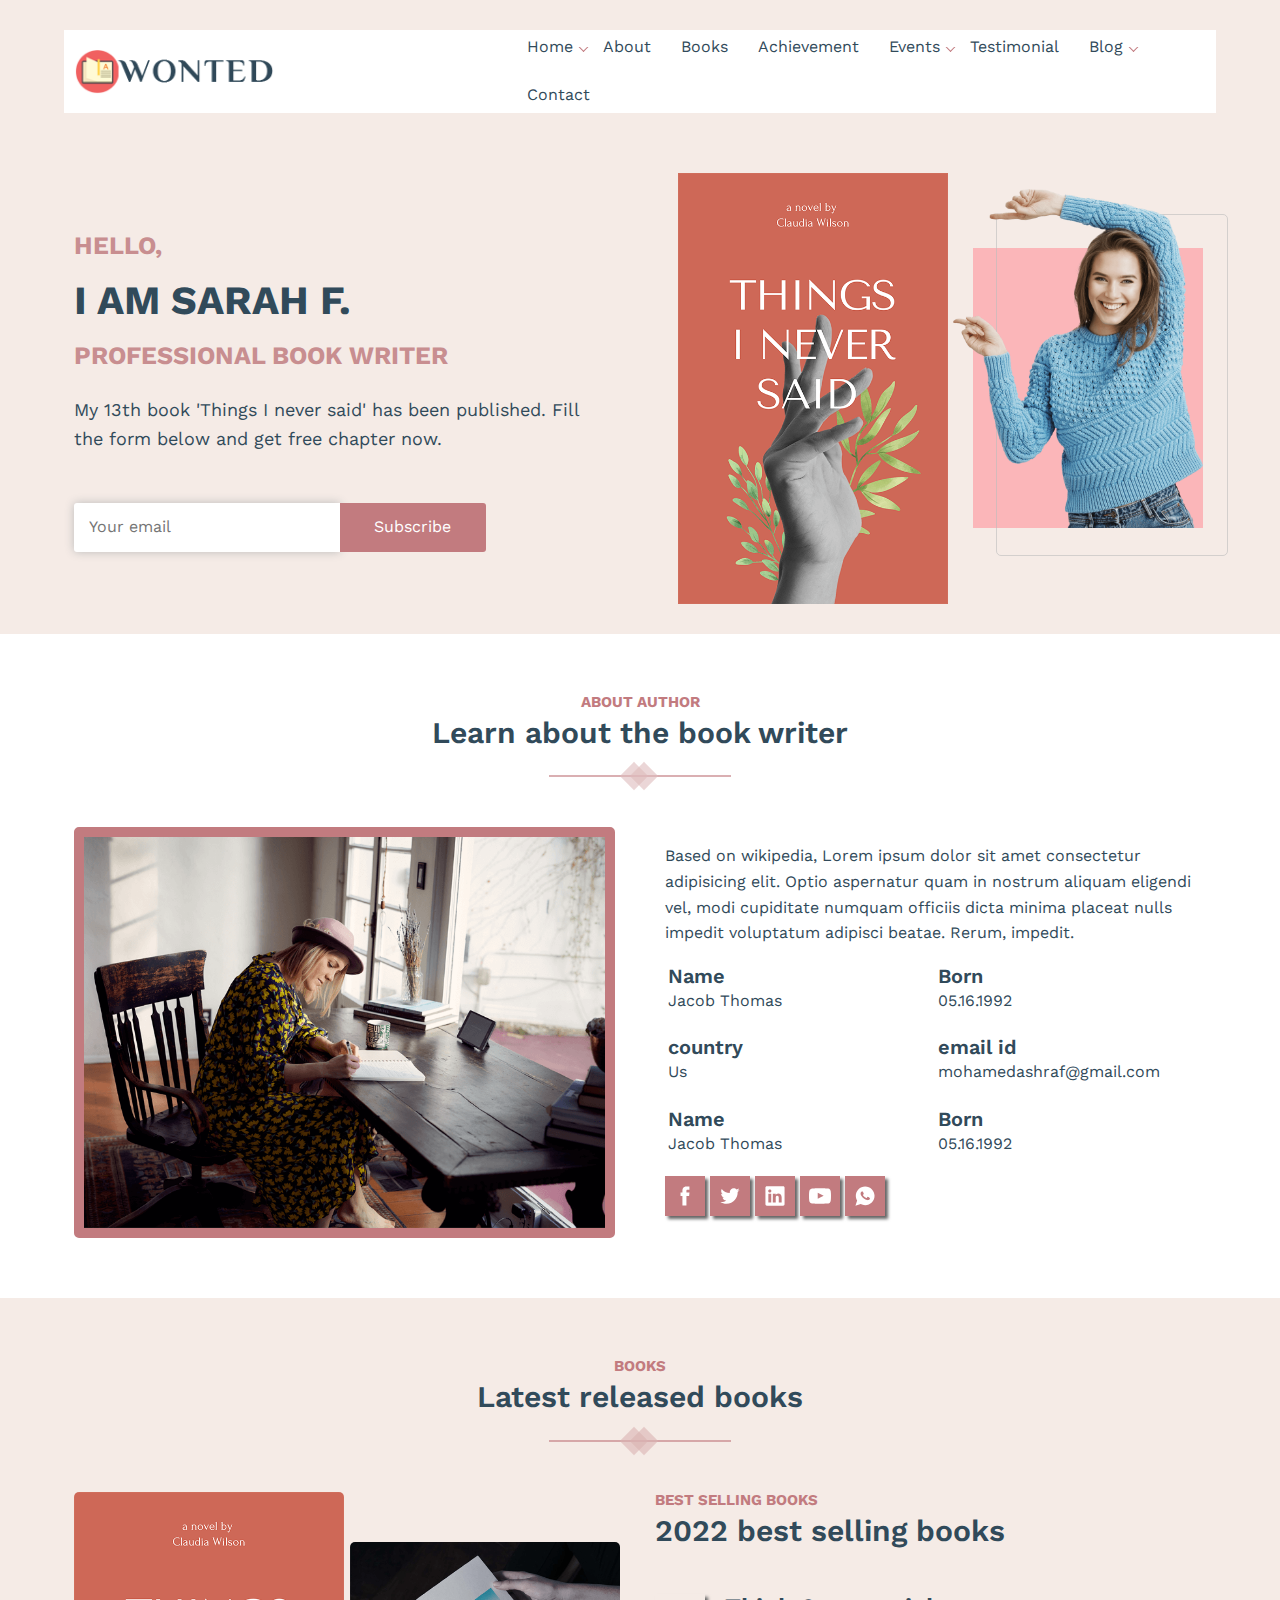
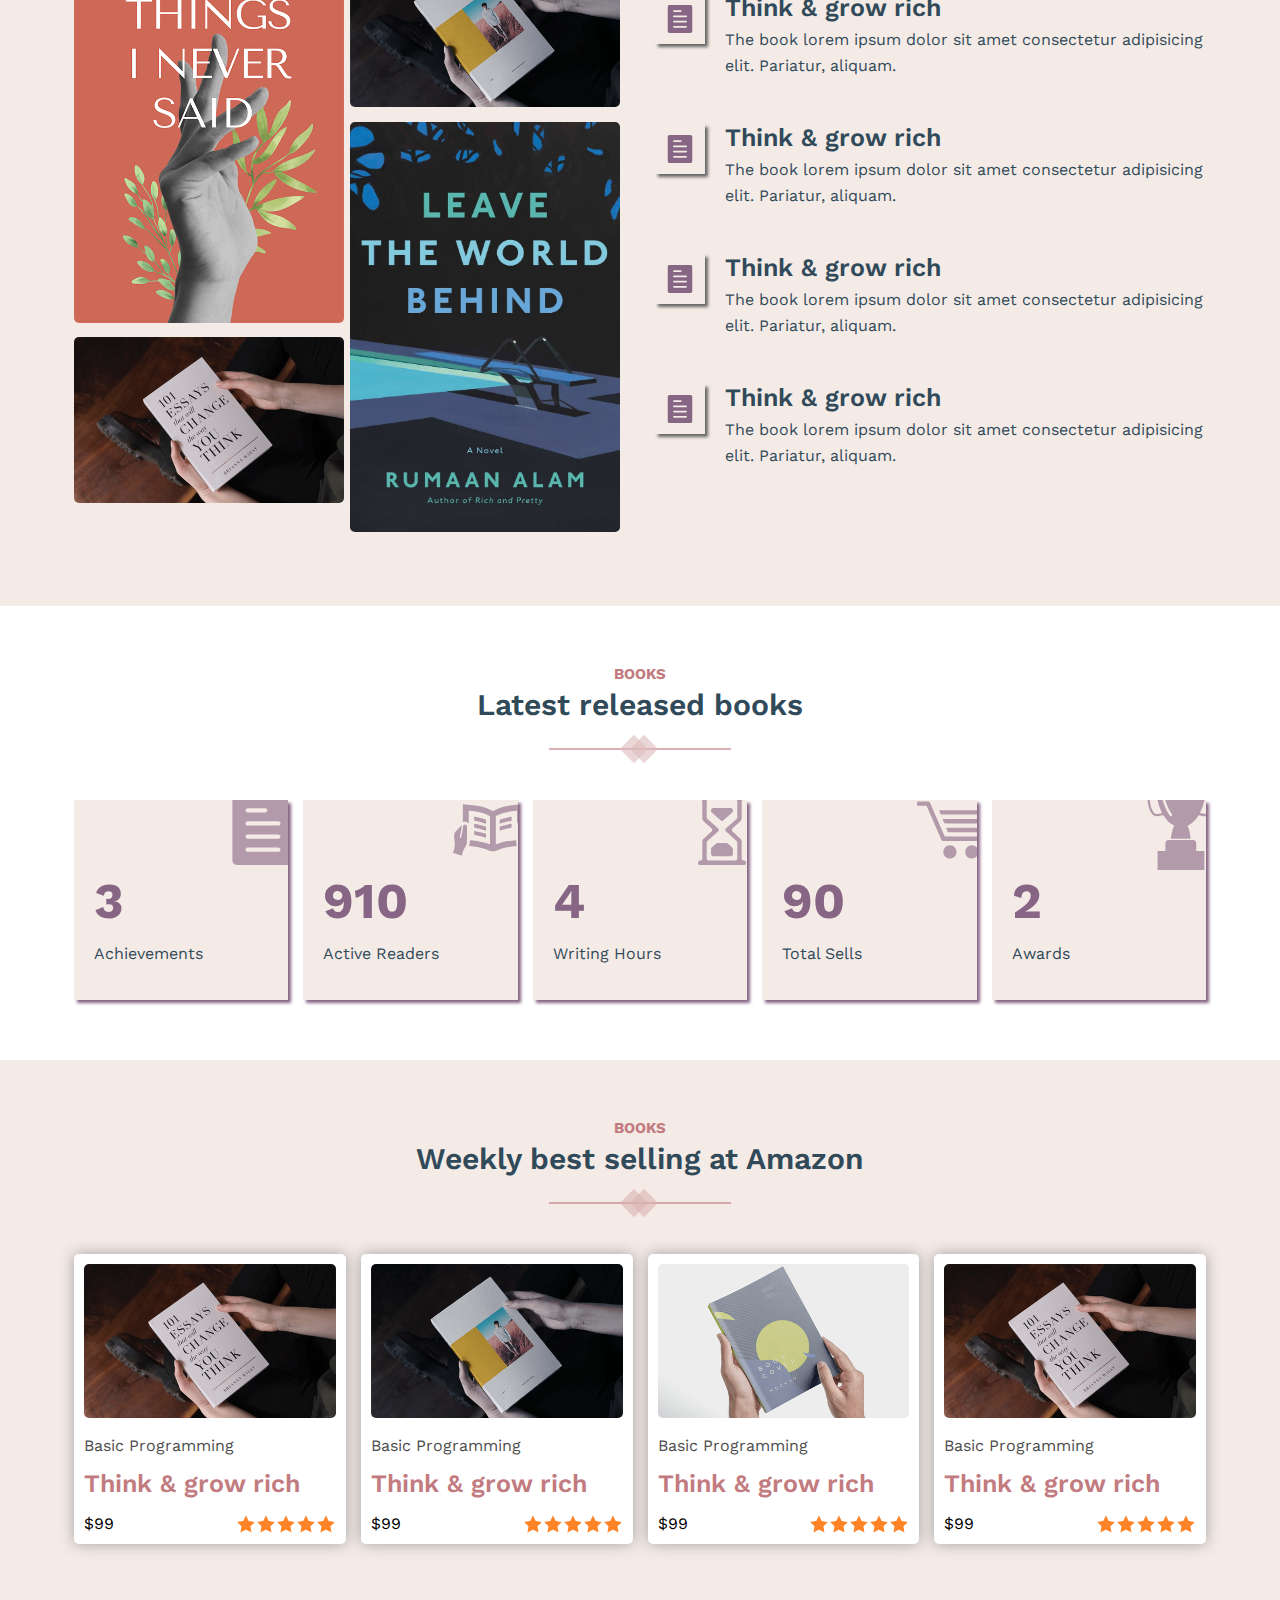
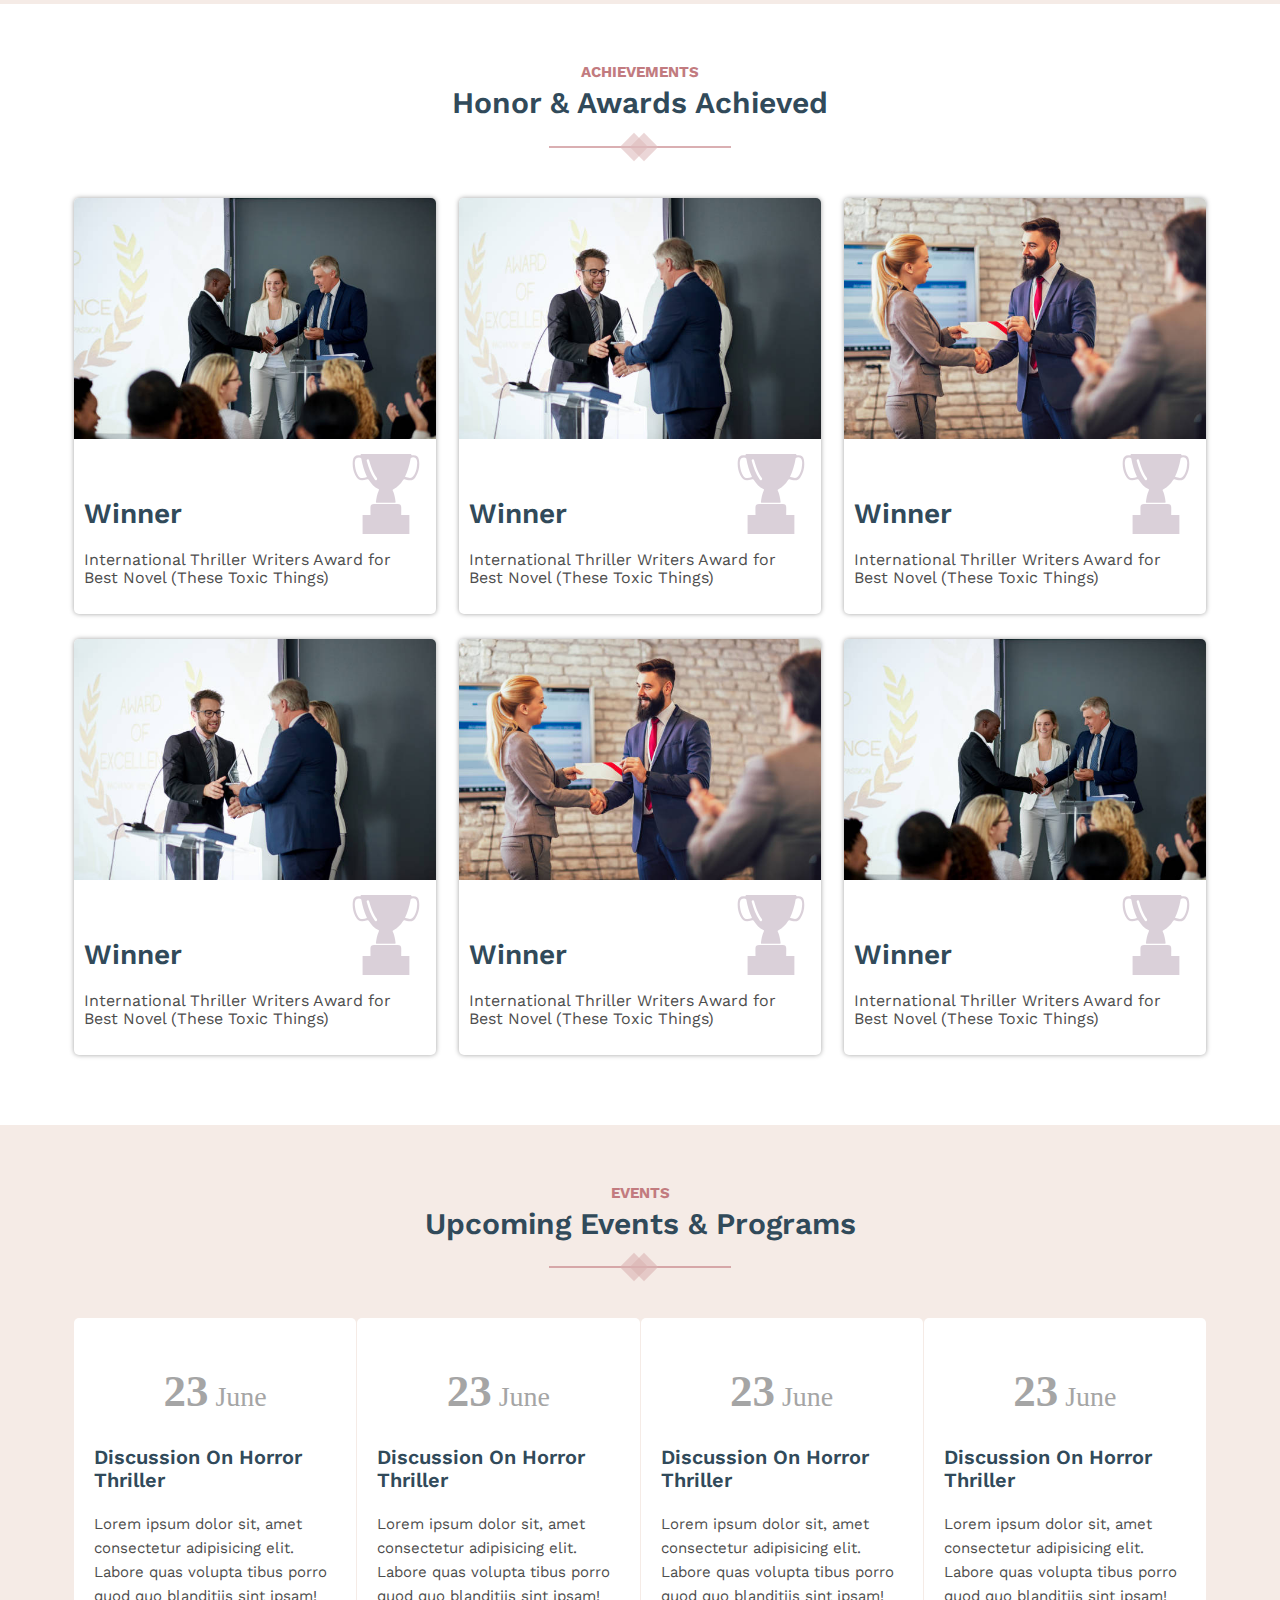
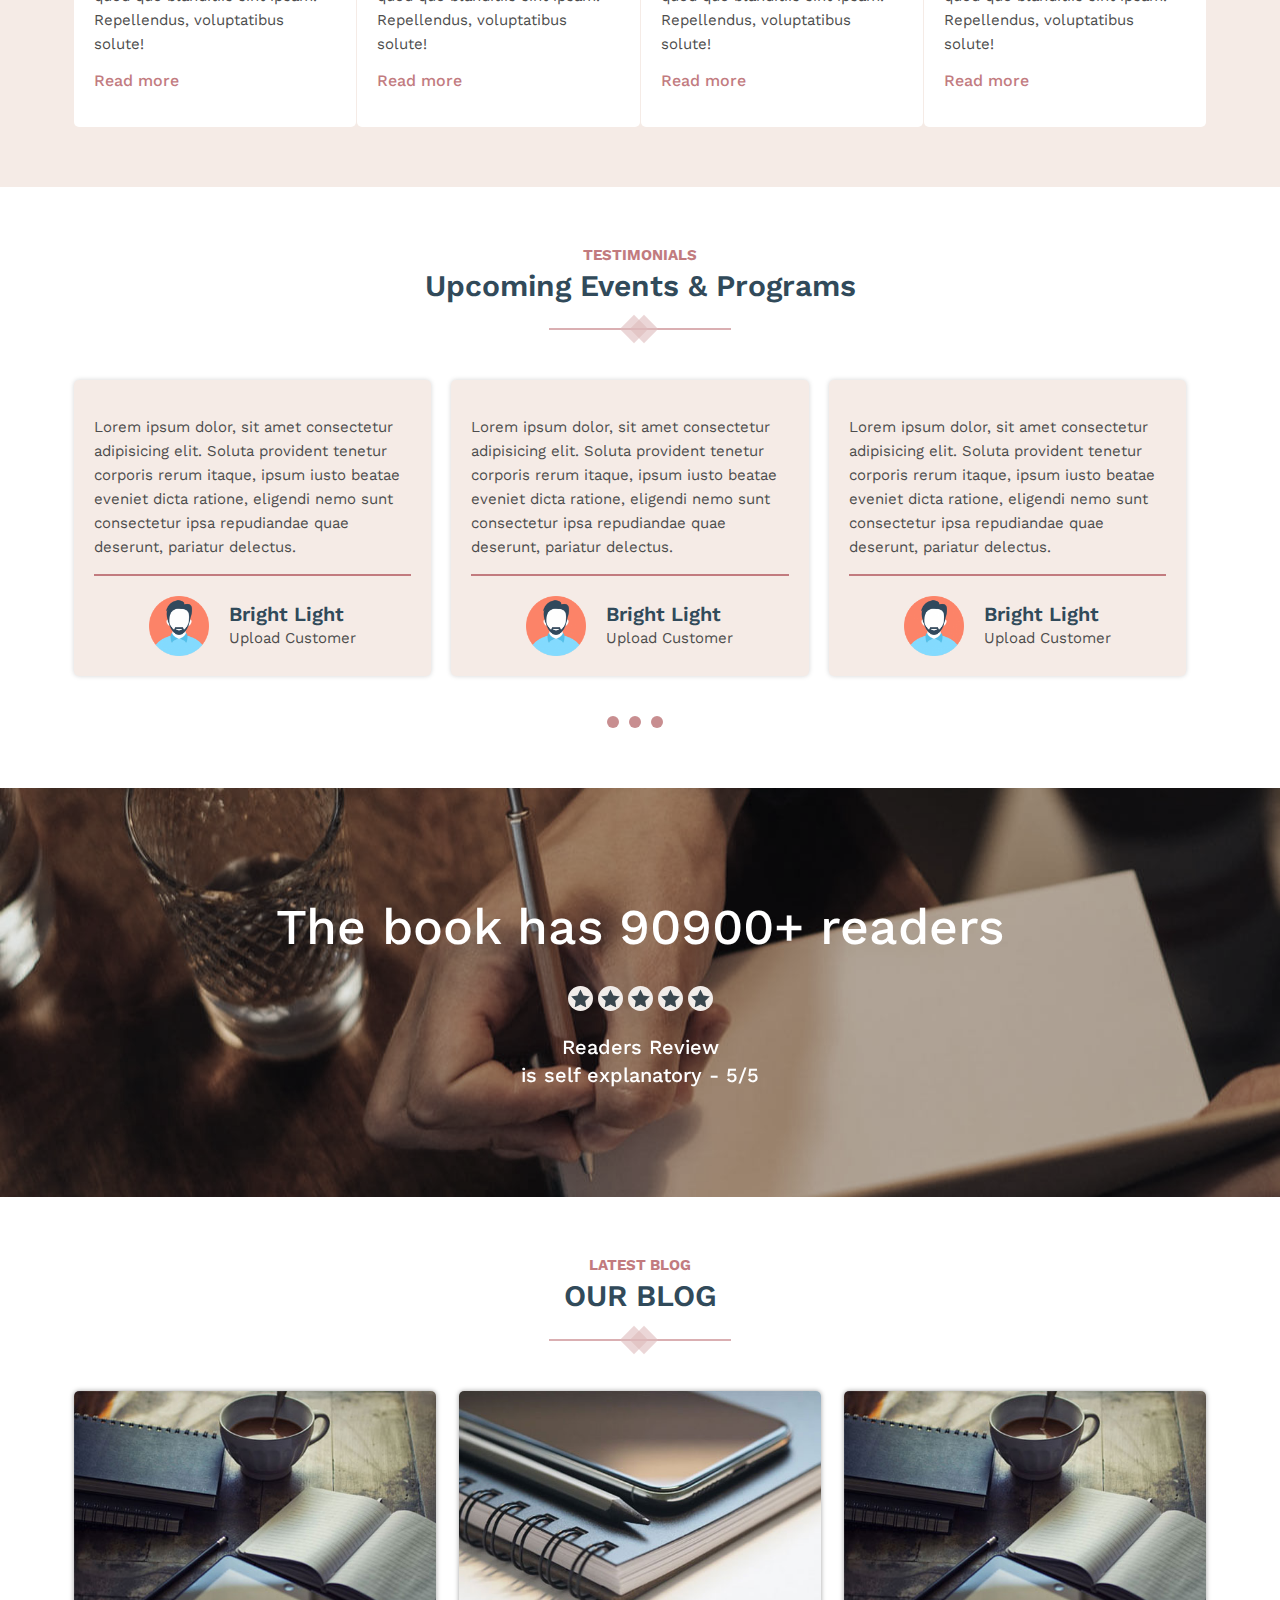
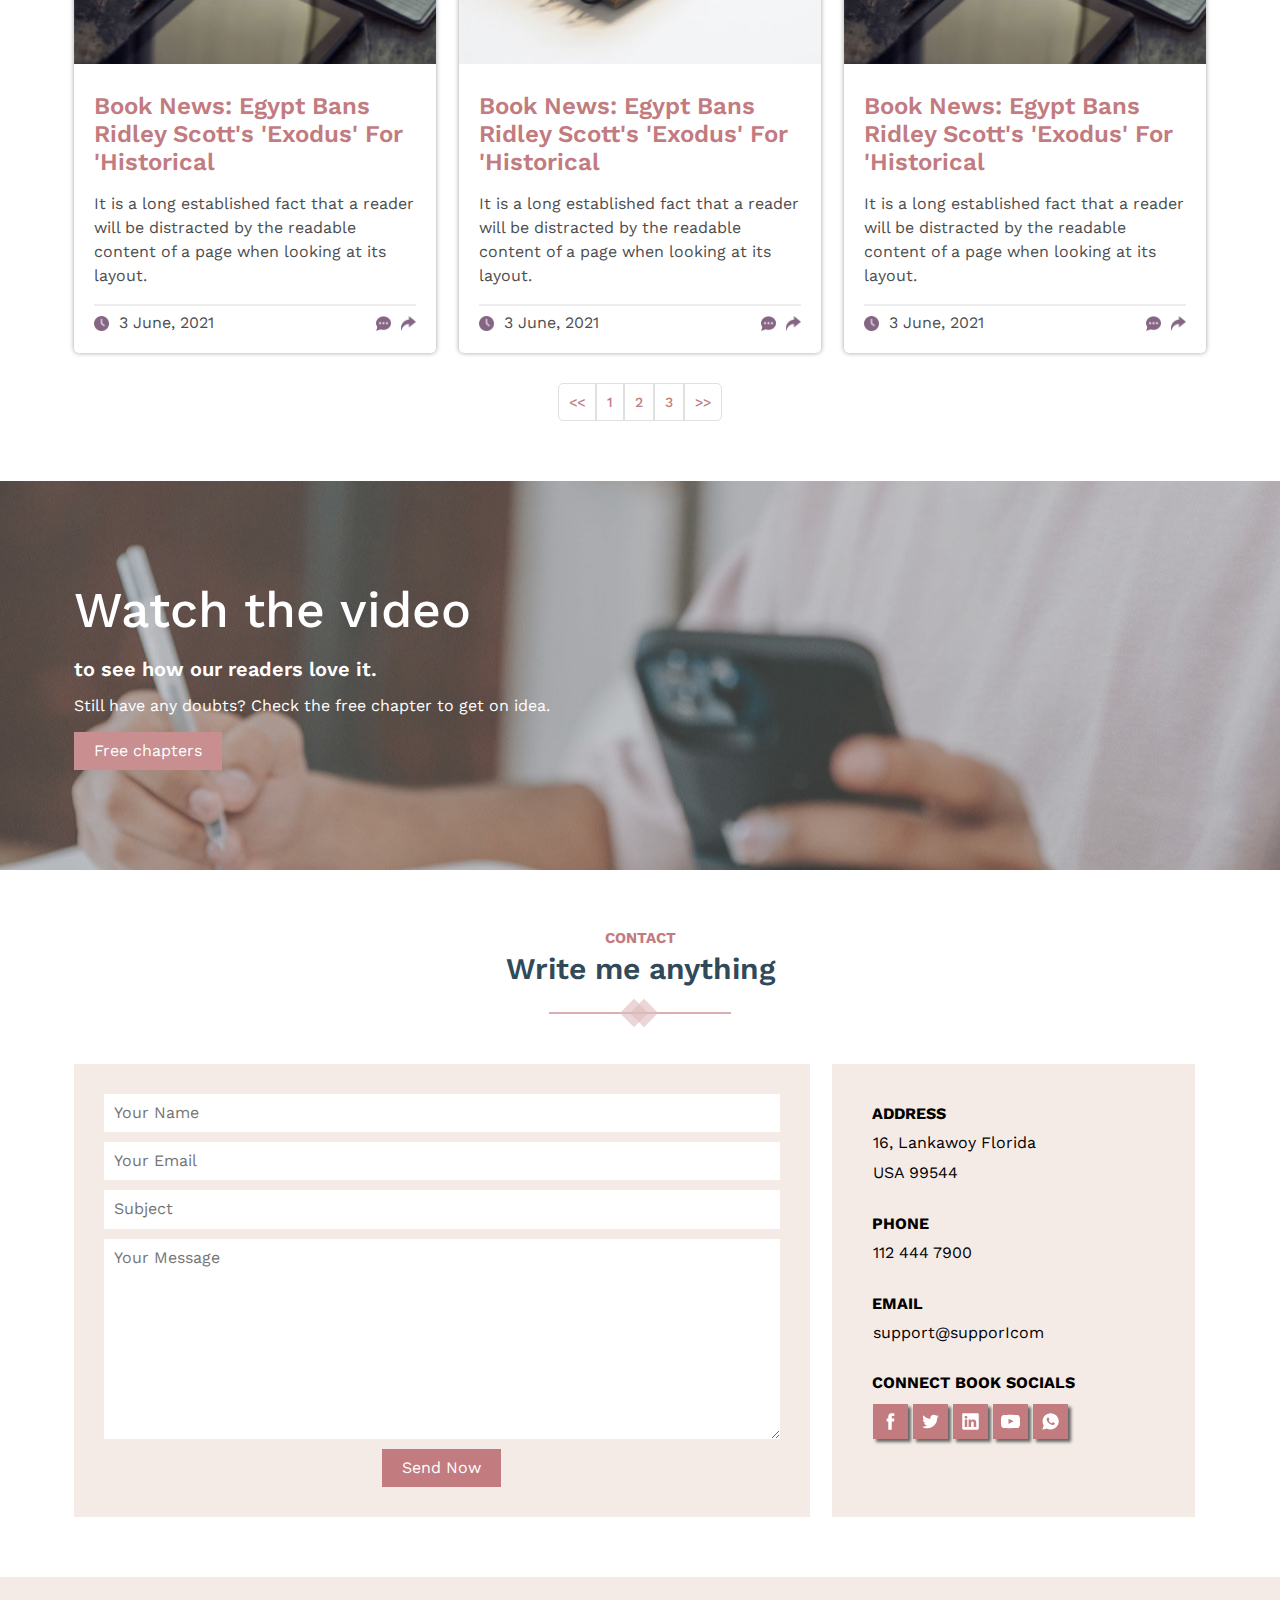
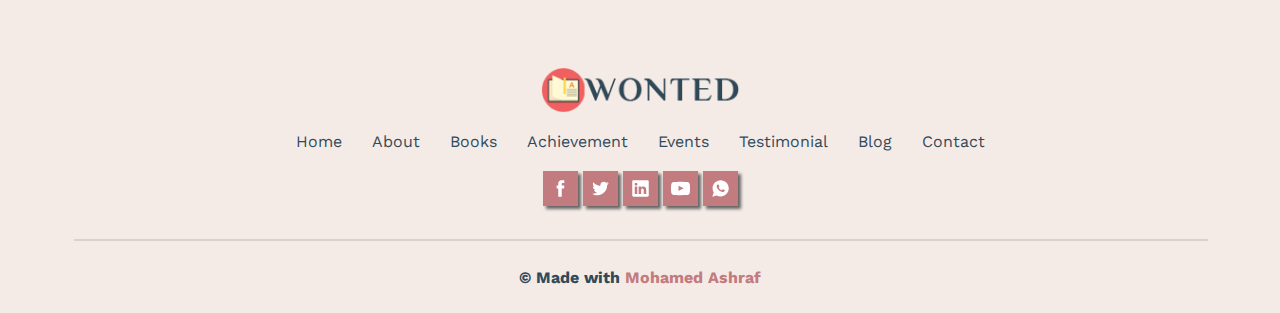
<file: index.html>
<!DOCTYPE html>
<html lang="en">
  <head>
    <meta charset="UTF-8" />
    <meta name="viewport" content="width=device-width, initial-scale=1.0" />
    <title>Book Store</title>
    <link rel="stylesheet" href="assets/css/master.css" />
    <link rel="stylesheet" href="assets/css/normalize.css" />
    <!-- font -->
    <link rel="preconnect" href="https://fonts.googleapis.com" />
    <link rel="preconnect" href="https://fonts.gstatic.com" crossorigin />
    <link
      href="https://fonts.googleapis.com/css2?family=Work+Sans:wght@200;300;400;500;600;700;800&display=swap"
      rel="stylesheet"
    />
    <!-- END font -->
    <!-- icon -->
    <link rel="stylesheet" href="assets/css/all.css" />
    <!-- END icon -->
  </head>

  <body>
    <!-- nav -->
    <nav>
      <div class="container">
        <img src="assets/images/wonted-logo.png" alt="logo" />
        <ul>
          <li class="drop-down"><a href="#">home</a></li>
          <li><a href="#">about</a></li>
          <li><a href="#">books</a></li>
          <li><a href="#">achievement</a></li>
          <li class="drop-down"><a href="#">events</a></li>
          <li><a href="#">testimonial</a></li>
          <li class="drop-down"><a href="#">blog</a></li>
          <li><a href="#">contact</a></li>
        </ul>
      </div>
    </nav>
    <!-- END nav -->

    <!-- header -->
    <header>
      <div class="container">
        <div class="left">
          <pre>
            hello,
            <span>i am sarah f.</span>
            professional book writer
          </pre>
          <p>
            My 13th book 'Things I never said' has been published. Fill the form
            below and get free chapter now.
          </p>
          <div class="subscribe">
            <input type="email" placeholder="Your email" />
          </div>
        </div>

        <div class="right">
          <img src="assets/images/book.png" alt="book" />
          <div class="photo">
            <img src="assets/images/writer-2.png" alt="writer" />
          </div>
        </div>
      </div>
    </header>
    <!-- END header -->

    <!-- about -->
    <section class="about">
      <div class="section-heading">
        <p>about author</p>
        <h1>Learn about the book writer</h1>
        <hr />
      </div>

      <div class="container">
        <img src="assets/images/achive.png" alt="achive" />
        <div class="content">
          <p>
            Based on wikipedia, Lorem ipsum dolor sit amet consectetur
            adipisicing elit. Optio aspernatur quam in nostrum aliquam eligendi
            vel, modi cupiditate numquam officiis dicta minima placeat nulls
            impedit voluptatum adipisci beatae. Rerum, impedit.
          </p>
          <table>
            <tr>
              <th>Name</th>
              <th>Born</th>
            </tr>
            <tr>
              <td>Jacob Thomas</td>
              <td>05.16.1992</td>
            </tr>
          </table>
          <table>
            <tr>
              <th>country</th>
              <th>email id</th>
            </tr>
            <tr>
              <td>Us</td>
              <td>mohamedashraf@gmail.com</td>
            </tr>
          </table>
          <table>
            <tr>
              <th>Name</th>
              <th>Born</th>
            </tr>
            <tr>
              <td>Jacob Thomas</td>
              <td>05.16.1992</td>
            </tr>
          </table>
          <div class="social">
            <a href="#"
              ><img src="assets/images/facebook.svg" alt="facebook"
            /></a>
            <a href="#"
              ><img src="assets/images/twitter.svg" alt="twitter"
            /></a>
            <a href="#"
              ><img src="assets/images/linkedin.svg" alt="linkedin"
            /></a>
            <a href="#"
              ><img src="assets/images/youtube-play.svg" alt="youtube"
            /></a>
            <a href="#"
              ><img src="assets/images/whatsapp.svg" alt="whatsapp"
            /></a>
          </div>
        </div>
      </div>
    </section>
    <!-- END about -->

    <!-- books -->
    <section class="books">
      <div class="section-heading">
        <p>books</p>
        <h1>Latest released books</h1>
        <hr />
      </div>

      <div class="container">
        <div class="col-1">
          <div class="left">
            <img src="assets/images/book.png" alt="book" />
            <img src="assets/images/book3.png" alt="book3" />
          </div>
          <div class="right">
            <img src="assets/images/book7.png" alt="book7" />
            <img src="assets/images/book5.jpg" alt="book5" />
          </div>
        </div>

        <div class="col-2">
          <div class="intro">
            <p>best selling books</p>
            <h2>2022 best selling books</h2>
          </div>
          <div class="content">
            <div class="child">
              <img src="assets/images/page.svg" alt="page" />
              <div class="text">
                <h2>Think & grow rich</h2>
                <p>
                  The book lorem ipsum dolor sit amet consectetur adipisicing
                  elit. Pariatur, aliquam.
                </p>
              </div>
            </div>
            <div class="child">
              <img src="assets/images/page.svg" alt="page" />
              <div class="text">
                <h2>Think & grow rich</h2>
                <p>
                  The book lorem ipsum dolor sit amet consectetur adipisicing
                  elit. Pariatur, aliquam.
                </p>
              </div>
            </div>
            <div class="child">
              <img src="assets/images/page.svg" alt="page" />
              <div class="text">
                <h2>Think & grow rich</h2>
                <p>
                  The book lorem ipsum dolor sit amet consectetur adipisicing
                  elit. Pariatur, aliquam.
                </p>
              </div>
            </div>
            <div class="child">
              <img src="assets/images/page.svg" alt="page" />
              <div class="text">
                <h2>Think & grow rich</h2>
                <p>
                  The book lorem ipsum dolor sit amet consectetur adipisicing
                  elit. Pariatur, aliquam.
                </p>
              </div>
            </div>
          </div>
        </div>
      </div>
    </section>
    <!-- END books -->

    <!-- stats -->
    <section class="stats">
      <div class="section-heading">
        <p>books</p>
        <h1>Latest released books</h1>
        <hr />
      </div>

      <div class="container">
        <div>
          <img src="assets/images/page.svg" alt="page" />
          <span>3</span>
          <p>Achievements</p>
        </div>
        <div>
          <img src="assets/images/read-book.svg" alt="read-book" />
          <span>910</span>
          <p>Active Readers</p>
        </div>
        <div>
          <img src="assets/images/hour-glass.svg" alt="hour" />
          <span>4</span>
          <p>Writing Hours</p>
        </div>
        <div>
          <img src="assets/images/cart-alt.svg" alt="cart" />
          <span>90</span>
          <p>Total Sells</p>
        </div>
        <div>
          <img src="assets/images/award.svg" alt="award" />
          <span>2</span>
          <p>Awards</p>
        </div>
      </div>
    </section>
    <!-- END stats -->

    <!-- weakly -->
    <section class="weakly">
      <div class="section-heading">
        <p>books</p>
        <h1>Weekly best selling at Amazon</h1>
        <hr />
      </div>

      <div class="container">
        <div class="box">
          <img src="assets/images/book3.png" alt="book3" />
          <p>Basic Programming</p>
          <h3>Think & grow rich</h3>
          <div class="foot">
            <div class="price">$99</div>
            <div class="star">
              <img src="assets/images/star.svg" alt="star" />
              <img src="assets/images/star.svg" alt="star" />
              <img src="assets/images/star.svg" alt="star" />
              <img src="assets/images/star.svg" alt="star" />
              <img src="assets/images/star.svg" alt="star" />
            </div>
          </div>
        </div>
        <div class="box">
          <img src="assets/images/book7.png" alt="book7" />
          <p>Basic Programming</p>
          <h3>Think & grow rich</h3>
          <div class="foot">
            <div class="price">$99</div>
            <div class="star">
              <img src="assets/images/star.svg" alt="star" />
              <img src="assets/images/star.svg" alt="star" />
              <img src="assets/images/star.svg" alt="star" />
              <img src="assets/images/star.svg" alt="star" />
              <img src="assets/images/star.svg" alt="star" />
            </div>
          </div>
        </div>
        <div class="box">
          <img src="assets/images/book6.png" alt="book6" />
          <p>Basic Programming</p>
          <h3>Think & grow rich</h3>
          <div class="foot">
            <div class="price">$99</div>
            <div class="star">
              <img src="assets/images/star.svg" alt="star" />
              <img src="assets/images/star.svg" alt="star" />
              <img src="assets/images/star.svg" alt="star" />
              <img src="assets/images/star.svg" alt="star" />
              <img src="assets/images/star.svg" alt="star" />
            </div>
          </div>
        </div>
        <div class="box">
          <img src="assets/images/book3.png" alt="book3" />
          <p>Basic Programming</p>
          <h3>Think & grow rich</h3>
          <div class="foot">
            <div class="price">$99</div>
            <div class="star">
              <img src="assets/images/star.svg" alt="star" />
              <img src="assets/images/star.svg" alt="star" />
              <img src="assets/images/star.svg" alt="star" />
              <img src="assets/images/star.svg" alt="star" />
              <img src="assets/images/star.svg" alt="star" />
            </div>
          </div>
        </div>
      </div>
    </section>
    <!-- END weakly -->

    <!-- achievements -->
    <section class="achievements">
      <div class="section-heading">
        <p>achievements</p>
        <h1>Honor & Awards Achieved</h1>
        <hr />
      </div>

      <div class="container">
        <div class="box">
          <img src="assets/images/1.jpg" alt="" />
          <div class="text">
            <img src="assets/images/award.svg" alt="award" />
            <h3>Winner</h3>
            <p>
              International Thriller Writers Award for Best Novel (These Toxic
              Things)
            </p>
          </div>
        </div>

        <div class="box">
          <img src="assets/images/2.jpg" alt="" />
          <div class="text">
            <img src="assets/images/award.svg" alt="award" />
            <h3>Winner</h3>
            <p>
              International Thriller Writers Award for Best Novel (These Toxic
              Things)
            </p>
          </div>
        </div>

        <div class="box">
          <img src="assets/images/3.jpg" alt="" />
          <div class="text">
            <img src="assets/images/award.svg" alt="award" />
            <h3>Winner</h3>
            <p>
              International Thriller Writers Award for Best Novel (These Toxic
              Things)
            </p>
          </div>
        </div>

        <div class="box">
          <img src="assets/images/2.jpg" alt="" />
          <div class="text">
            <img src="assets/images/award.svg" alt="award" />
            <h3>Winner</h3>
            <p>
              International Thriller Writers Award for Best Novel (These Toxic
              Things)
            </p>
          </div>
        </div>

        <div class="box">
          <img src="assets/images/3.jpg" alt="" />
          <div class="text">
            <img src="assets/images/award.svg" alt="award" />
            <h3>Winner</h3>
            <p>
              International Thriller Writers Award for Best Novel (These Toxic
              Things)
            </p>
          </div>
        </div>

        <div class="box">
          <img src="assets/images/1.jpg" alt="" />
          <div class="text">
            <img src="assets/images/award.svg" alt="award" />
            <h3>Winner</h3>
            <p>
              International Thriller Writers Award for Best Novel (These Toxic
              Things)
            </p>
          </div>
        </div>
      </div>
    </section>
    <!-- END achievements -->

    <!-- events -->
    <section class="events">
      <div class="section-heading">
        <p>events</p>
        <h1>Upcoming Events & Programs</h1>
        <hr />
      </div>

      <div class="container">
        <div class="box">
          <h3><span>23</span> June</h3>
          <p>Discussion On Horror Thriller</p>
          <p>
            Lorem ipsum dolor sit, amet consectetur adipisicing elit. Labore
            quas volupta tibus porro quod quo blanditiis sint ipsam!
            Repellendus, voluptatibus solute!
          </p>
          <p><a href="#">Read more</a></p>
        </div>

        <div class="box">
          <h3><span>23</span> June</h3>
          <p>Discussion On Horror Thriller</p>
          <p>
            Lorem ipsum dolor sit, amet consectetur adipisicing elit. Labore
            quas volupta tibus porro quod quo blanditiis sint ipsam!
            Repellendus, voluptatibus solute!
          </p>
          <p><a href="#">Read more</a></p>
        </div>

        <div class="box">
          <h3><span>23</span> June</h3>
          <p>Discussion On Horror Thriller</p>
          <p>
            Lorem ipsum dolor sit, amet consectetur adipisicing elit. Labore
            quas volupta tibus porro quod quo blanditiis sint ipsam!
            Repellendus, voluptatibus solute!
          </p>
          <p><a href="#">Read more</a></p>
        </div>

        <div class="box">
          <h3><span>23</span> June</h3>
          <p>Discussion On Horror Thriller</p>
          <p>
            Lorem ipsum dolor sit, amet consectetur adipisicing elit. Labore
            quas volupta tibus porro quod quo blanditiis sint ipsam!
            Repellendus, voluptatibus solute!
          </p>
          <p><a href="#">Read more</a></p>
        </div>
      </div>
    </section>
    <!-- END events -->

    <!-- testimonials -->
    <section class="testimonials">
      <div class="section-heading">
        <p>testimonials</p>
        <h1>Upcoming Events & Programs</h1>
        <hr />
      </div>

      <div class="container">
        <div class="box">
          <p>
            Lorem ipsum dolor, sit amet consectetur adipisicing elit. Soluta
            provident tenetur corporis rerum itaque, ipsum iusto beatae eveniet
            dicta ratione, eligendi nemo sunt consectetur ipsa repudiandae quae
            deserunt, pariatur delectus.
          </p>
          <hr />
          <div class="user">
            <img src="assets/images/user-1.png" alt="user" />
            <div class="text">
              <h3>Bright Light</h3>
              <p>Upload Customer</p>
            </div>
          </div>
        </div>

        <div class="box">
          <p>
            Lorem ipsum dolor, sit amet consectetur adipisicing elit. Soluta
            provident tenetur corporis rerum itaque, ipsum iusto beatae eveniet
            dicta ratione, eligendi nemo sunt consectetur ipsa repudiandae quae
            deserunt, pariatur delectus.
          </p>
          <hr />
          <div class="user">
            <img src="assets/images/user-1.png" alt="user" />
            <div class="text">
              <h3>Bright Light</h3>
              <p>Upload Customer</p>
            </div>
          </div>
        </div>

        <div class="box">
          <p>
            Lorem ipsum dolor, sit amet consectetur adipisicing elit. Soluta
            provident tenetur corporis rerum itaque, ipsum iusto beatae eveniet
            dicta ratione, eligendi nemo sunt consectetur ipsa repudiandae quae
            deserunt, pariatur delectus.
          </p>
          <hr />
          <div class="user">
            <img src="assets/images/user-1.png" alt="user" />
            <div class="text">
              <h3>Bright Light</h3>
              <p>Upload Customer</p>
            </div>
          </div>
        </div>
      </div>

      <div class="circle">
        <div></div>
        <div></div>
        <div></div>
      </div>
    </section>
    <!-- END testimonials -->

    <!-- readers number -->
    <section class="readers-number">
      <div class="container">
        <p>The book has 90900+ readers</p>
        <div class="stars">
          <img src="assets/images/star.svg" alt="star" />
          <img src="assets/images/star.svg" alt="star" />
          <img src="assets/images/star.svg" alt="star" />
          <img src="assets/images/star.svg" alt="star" />
          <img src="assets/images/star.svg" alt="star" />
        </div>
        <p>Readers Review</p>
        <p>is self explanatory - 5/5</p>
      </div>
    </section>
    <!-- END readers number -->

    <!-- latest blog -->
    <section class="latest-blog">
      <div class="section-heading">
        <p>latest blog</p>
        <h1>OUR BLOG</h1>
        <hr />
      </div>

      <div class="container">
        <div class="box">
          <img src="assets/images/blog_01.jpg" alt="" />
          <div class="text">
            <p>Book News: Egypt Bans Ridley Scott's 'Exodus' For 'Historical</p>
            <p>
              It is a long established fact that a reader will be distracted by
              the readable content of a page when looking at its layout.
            </p>
            <hr />
            <div class="foot">
              <div class="left">
                <img src="assets/images/time.png" alt="time" />
                <div>3 June, 2021</div>
              </div>
              <div class="right">
                <img src="assets/images/chat.png" alt="chat" />
                <img src="assets/images/share.png" alt="share" />
              </div>
            </div>
          </div>
        </div>

        <div class="box">
          <img src="assets/images/blog_02.jpg" alt="" />
          <div class="text">
            <p>Book News: Egypt Bans Ridley Scott's 'Exodus' For 'Historical</p>
            <p>
              It is a long established fact that a reader will be distracted by
              the readable content of a page when looking at its layout.
            </p>
            <hr />
            <div class="foot">
              <div class="left">
                <img src="assets/images/time.png" alt="time" />
                <div>3 June, 2021</div>
              </div>
              <div class="right">
                <img src="assets/images/chat.png" alt="chat" />
                <img src="assets/images/share.png" alt="share" />
              </div>
            </div>
          </div>
        </div>

        <div class="box">
          <img src="assets/images/blog_01.jpg" alt="" />
          <div class="text">
            <p>Book News: Egypt Bans Ridley Scott's 'Exodus' For 'Historical</p>
            <p>
              It is a long established fact that a reader will be distracted by
              the readable content of a page when looking at its layout.
            </p>
            <hr />
            <div class="foot">
              <div class="left">
                <img src="assets/images/time.png" alt="time" />
                <div>3 June, 2021</div>
              </div>
              <div class="right">
                <img src="assets/images/chat.png" alt="chat" />
                <img src="assets/images/share.png" alt="share" />
              </div>
            </div>
          </div>
        </div>
      </div>

      <div class="pages">
        <div>&lt&lt</div>
        <div>1</div>
        <div>2</div>
        <div>3</div>
        <div>&gt&gt</div>
      </div>
    </section>
    <!-- END latest blog -->

    <!-- video -->
    <section class="video">
      <div class="container">
        <p>Watch the video</p>
        <p>to see how our readers love it.</p>
        <p>Still have any doubts? Check the free chapter to get on idea.</p>
        <div>Free chapters</div>
      </div>
    </section>
    <!-- END video -->

    <!-- contact -->
    <section class="contact">
      <div class="section-heading">
        <p>contact</p>
        <h1>Write me anything</h1>
        <hr />
      </div>

      <div class="container">
        <div class="form">
          <input type="text" placeholder="Your Name" />
          <input type="email" placeholder="Your Email" />
          <input type="text" placeholder="Subject" />
          <textarea name="" id="" placeholder="Your Message"></textarea>
          <input type="submit" value="Send Now" />
        </div>

        <div class="text">
          <table>
            <tr>
              <th>ADDRESS</th>
            </tr>
            <tr>
              <td>16, Lankawoy Florida</td>
            </tr>
            <tr>
              <td>USA 99544</td>
            </tr>
          </table>

          <table>
            <tr>
              <th>PHONE</th>
            </tr>
            <tr>
              <td>112 444 7900</td>
            </tr>
          </table>

          <table>
            <tr>
              <th>EMAIL</th>
            </tr>
            <tr>
              <td>support@supporIcom</td>
            </tr>
          </table>

          <table>
            <tr>
              <th>Connect book socials</th>
            </tr>
            <tr class="social">
              <td>
                <a href="#"
                  ><img src="assets/images/facebook.svg" alt="facebook"
                /></a>
                <a href="#"
                  ><img src="assets/images/twitter.svg" alt="twitter"
                /></a>
                <a href="#"
                  ><img src="assets/images/linkedin.svg" alt="linkedin"
                /></a>
                <a href="#"
                  ><img src="assets/images/youtube-play.svg" alt="youtube"
                /></a>
                <a href="#"
                  ><img src="assets/images/whatsapp.svg" alt="whatsapp"
                /></a>
              </td>
            </tr>
          </table>
        </div>
      </div>
    </section>
    <!-- END contact -->

    <!-- footer -->
    <footer>
      <div class="container">
        <img src="assets/images/wonted-logo.png" alt="logo" />

        <ul>
          <li class="drop-down"><a href="#">home</a></li>
          <li><a href="#">about</a></li>
          <li><a href="#">books</a></li>
          <li><a href="#">achievement</a></li>
          <li><a href="#">events</a></li>
          <li><a href="#">testimonial</a></li>
          <li><a href="#">blog</a></li>
          <li><a href="#">contact</a></li>
        </ul>

        <div class="social">
          <a href="#"
            ><img src="assets/images/facebook.svg" alt="facebook"
          /></a>
          <a href="#"><img src="assets/images/twitter.svg" alt="twitter" /></a>
          <a href="#"
            ><img src="assets/images/linkedin.svg" alt="linkedin"
          /></a>
          <a href="#"
            ><img src="assets/images/youtube-play.svg" alt="youtube"
          /></a>
          <a href="#"
            ><img src="assets/images/whatsapp.svg" alt="whatsapp"
          /></a>
        </div>

        <hr />

        <p>&copy; Made with <span>Mohamed Ashraf</span></p>
      </div>
    </footer>
    <!-- END footer -->
  </body>
</html>
</file>
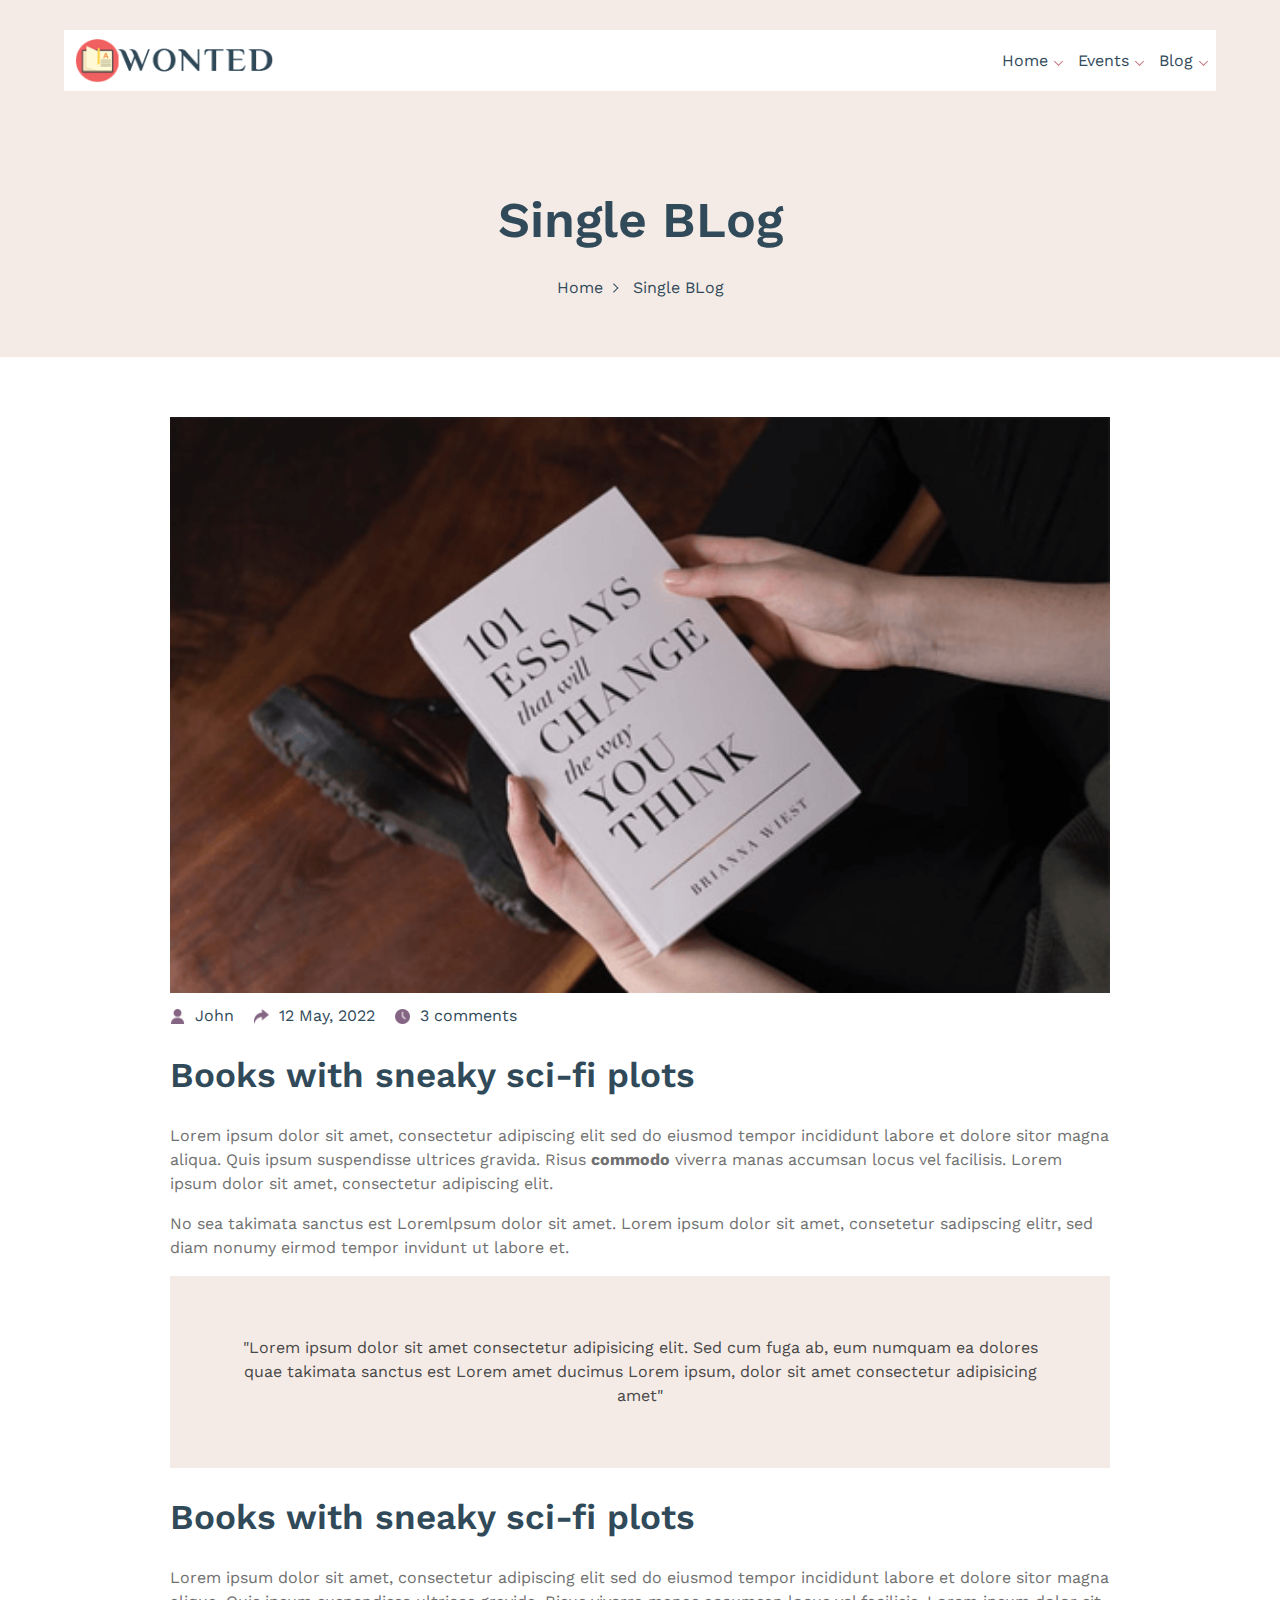
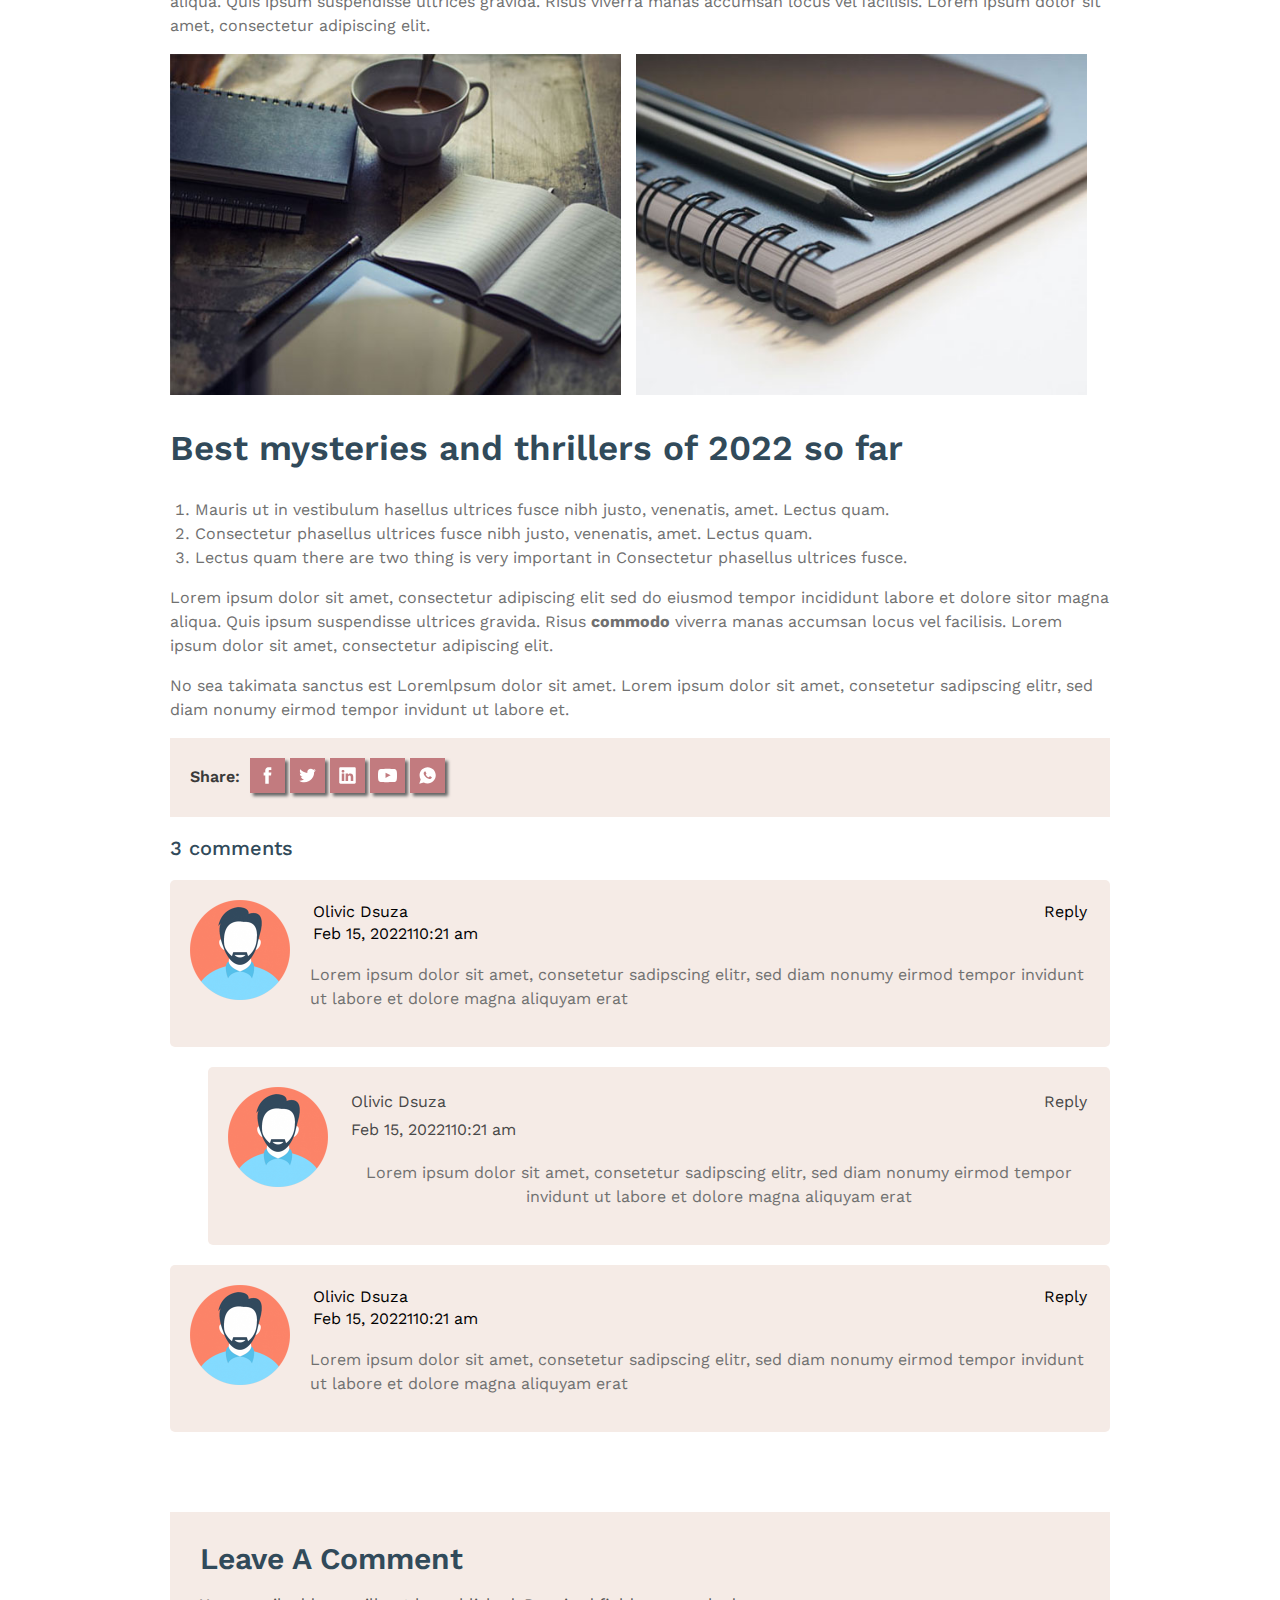
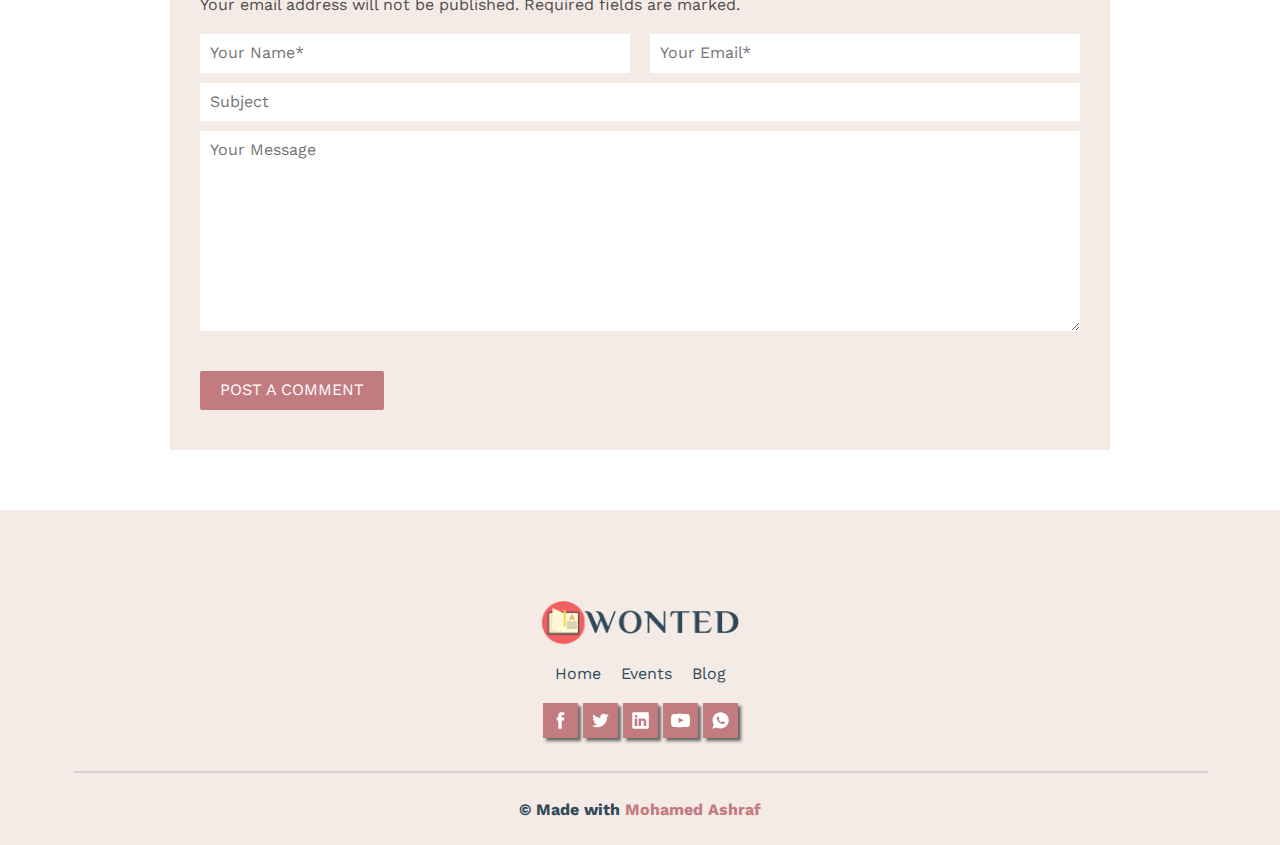
<file: single-blog.html>
<!DOCTYPE html>
<html lang="en">
  <head>
    <meta charset="UTF-8" />
    <meta name="viewport" content="width=device-width, initial-scale=1.0" />
    <title>Book Store</title>
    <link rel="stylesheet" href="assets/css/single-blog.css" />
    <link rel="stylesheet" href="assets/css/normalize.css" />
    <!-- font -->
    <link rel="preconnect" href="https://fonts.googleapis.com" />
    <link rel="preconnect" href="https://fonts.gstatic.com" crossorigin />
    <link
      href="https://fonts.googleapis.com/css2?family=Work+Sans:wght@200;300;400;500;600;700;800&display=swap"
      rel="stylesheet"
    />
    <!-- END font -->
    <!-- icon -->
    <link rel="stylesheet" href="assets/css/all.css" />
    <!-- END icon -->
  </head>

  <body>
    <!-- nav -->
    <nav>
      <div class="container">
        <img src="assets/images/wonted-logo.png" alt="logo" />
        <ul>
          <li class="drop-down"><a href="#">home</a></li>
          <li class="drop-down"><a href="#">events</a></li>
          <li class="drop-down"><a href="#">blog</a></li>
        </ul>
      </div>
    </nav>
    <!-- END nav -->

    <!-- header -->
    <header>
      <div class="container">
        <h1>Single BLog</h1>
        <div class="target">
          <a href="#">Home</a>
          <a href="#">Single BLog</a>
        </div>
      </div>
    </header>
    <!-- END header -->

    <main>
      <div class="container">
        <img src="assets/images/book3.png" alt="achive" />

        <div class="details">
          <div>
            <img src="assets/images/user.png" alt="user" />
            <a href="#">John</a>
          </div>
          <div>
            <img src="assets/images/share.png" alt="share" />
            <a href="#">12 May, 2022</a>
          </div>
          <div>
            <img src="assets/images/time.png" alt="time" />
            <a href="#">3 comments</a>
          </div>
        </div>

        <h2>Books with sneaky sci-fi plots</h2>
        <p>
          Lorem ipsum dolor sit amet, consectetur adipiscing elit sed do eiusmod
          tempor incididunt labore et dolore sitor magna aliqua. Quis ipsum
          suspendisse ultrices gravida. Risus <span>commodo</span> viverra manas
          accumsan locus vel facilisis. Lorem ipsum dolor sit amet, consectetur
          adipiscing elit.
        </p>
        <p>
          No sea takimata sanctus est Loremlpsum dolor sit amet. Lorem ipsum
          dolor sit amet, consetetur sadipscing elitr, sed diam nonumy eirmod
          tempor invidunt ut labore et.
        </p>

        <div class="special">
          "Lorem ipsum dolor sit amet consectetur adipisicing elit. Sed cum fuga
          ab, eum numquam ea dolores quae takimata sanctus est Lorem amet
          ducimus Lorem ipsum, dolor sit amet consectetur adipisicing amet"
        </div>

        <h2>Books with sneaky sci-fi plots</h2>
        <p>
          Lorem ipsum dolor sit amet, consectetur adipiscing elit sed do eiusmod
          tempor incididunt labore et dolore sitor magna aliqua. Quis ipsum
          suspendisse ultrices gravida. Risus viverra manas accumsan locus vel
          facilisis. Lorem ipsum dolor sit amet, consectetur adipiscing elit.
        </p>

        <img src="assets/images/blog_01.jpg" alt="half" />
        <img src="assets/images/blog_02.jpg" alt="half" />

        <h2>Best mysteries and thrillers of 2022 so far</h2>
        <ol>
          <li>
            Mauris ut in vestibulum hasellus ultrices fusce nibh justo,
            venenatis, amet. Lectus quam.
          </li>
          <li>
            Consectetur phasellus ultrices fusce nibh justo, venenatis, amet.
            Lectus quam.
          </li>
          <li>
            Lectus quam there are two thing is very important in Consectetur
            phasellus ultrices fusce.
          </li>
        </ol>

        <p>
          Lorem ipsum dolor sit amet, consectetur adipiscing elit sed do eiusmod
          tempor incididunt labore et dolore sitor magna aliqua. Quis ipsum
          suspendisse ultrices gravida. Risus <span>commodo</span> viverra manas
          accumsan locus vel facilisis. Lorem ipsum dolor sit amet, consectetur
          adipiscing elit.
        </p>
        <p>
          No sea takimata sanctus est Loremlpsum dolor sit amet. Lorem ipsum
          dolor sit amet, consetetur sadipscing elitr, sed diam nonumy eirmod
          tempor invidunt ut labore et.
        </p>

        <div class="share">
          <span>Share: </span>
          <div class="social">
            <a href="#"
              ><img src="assets/images/facebook.svg" alt="facebook"
            /></a>
            <a href="#"
              ><img src="assets/images/twitter.svg" alt="twitter"
            /></a>
            <a href="#"
              ><img src="assets/images/linkedin.svg" alt="linkedin"
            /></a>
            <a href="#"
              ><img src="assets/images/youtube-play.svg" alt="youtube"
            /></a>
            <a href="#"
              ><img src="assets/images/whatsapp.svg" alt="whatsapp"
            /></a>
          </div>
        </div>

        <h3>3 comments</h3>
        <class class="parent">
          <div class="comments">
            <img src="assets/images/user-1.png" alt="user" />
            <div class="text">
              <table>
                <tr>
                  <td>Olivic Dsuza</td>
                  <td>Reply</td>
                </tr>
                <tr>
                  <td>Feb 15, 2022110:21 am</td>
                  <td></td>
                </tr>
              </table>
              <p>
                Lorem ipsum dolor sit amet, consetetur sadipscing elitr, sed
                diam nonumy eirmod tempor invidunt ut labore et dolore magna
                aliquyam erat
              </p>
            </div>
          </div>

          <div class="comments special">
            <img src="assets/images/user-1.png" alt="user" />
            <div class="text">
              <table>
                <tr>
                  <td>Olivic Dsuza</td>
                  <td>Reply</td>
                </tr>
                <tr>
                  <td>Feb 15, 2022110:21 am</td>
                  <td></td>
                </tr>
              </table>
              <p>
                Lorem ipsum dolor sit amet, consetetur sadipscing elitr, sed
                diam nonumy eirmod tempor invidunt ut labore et dolore magna
                aliquyam erat
              </p>
            </div>
          </div>

          <div class="comments">
            <img src="assets/images/user-1.png" alt="user" />
            <div class="text">
              <table>
                <tr>
                  <td>Olivic Dsuza</td>
                  <td>Reply</td>
                </tr>
                <tr>
                  <td>Feb 15, 2022110:21 am</td>
                  <td></td>
                </tr>
              </table>
              <p>
                Lorem ipsum dolor sit amet, consetetur sadipscing elitr, sed
                diam nonumy eirmod tempor invidunt ut labore et dolore magna
                aliquyam erat
              </p>
            </div>
          </div>
        </class>
      </div>
    </main>

    <!-- contact -->
    <section class="contact">
      <div class="container">
        <div class="form">
          <h4>Leave A Comment</h4>
          <p>
            Your email address will not be published. Required fields are
            marked.
          </p>
          <div class="first-line">
            <input type="text" placeholder="Your Name*" />
            <input type="email" placeholder="Your Email*" />
          </div>
          <input type="text" placeholder="Subject" />
          <textarea name="" id="" placeholder="Your Message"></textarea>
          <input type="submit" value="POST A COMMENT" />
        </div>
      </div>
    </section>
    <!-- END contact -->

    <!-- footer -->
    <footer>
      <div class="container">
        <img src="assets/images/wonted-logo.png" alt="logo" />

        <ul>
          <li class="drop-down"><a href="#">home</a></li>
          <li><a href="#">events</a></li>
          <li><a href="#">blog</a></li>
        </ul>

        <div class="social">
          <a href="#"
            ><img src="assets/images/facebook.svg" alt="facebook"
          /></a>
          <a href="#"><img src="assets/images/twitter.svg" alt="twitter" /></a>
          <a href="#"
            ><img src="assets/images/linkedin.svg" alt="linkedin"
          /></a>
          <a href="#"
            ><img src="assets/images/youtube-play.svg" alt="youtube"
          /></a>
          <a href="#"
            ><img src="assets/images/whatsapp.svg" alt="whatsapp"
          /></a>
        </div>

        <hr />

        <p>&copy; Made with <span>Mohamed Ashraf</span></p>
      </div>
    </footer>
    <!-- END footer -->
  </body>
</html>
</file>
<file: assets/css/master.css>
:root {
  --primaryColor: #F5EBE6;
  --secondaryColor: #C88E90;
  --darkColor: #C27B7F;
  --moreDarkColor: #876585;
  --fontColor: #314A5A; 
  --sectioPadding: 60px;
}

html {
  scroll-behavior: smooth;
}

* {
  box-sizing: border-box;
}

body {
  font-family: 'Work Sans', sans-serif;
}

.container {
  width: 90vw;
  margin: 0 auto;
  padding: 0 10px;
}

/* general */

.section-heading {
  width: 90vw;
  margin: 0px auto 50px auto;
  text-align: center;
}

.section-heading p {
  margin: 0;
  font-size: 15px;
  font-weight: bold;
  color: var(--darkColor);
  text-transform: uppercase;
}

.section-heading h1 {
  margin: 5px 0 25px 0;
  font-size: 30px;
  font-weight: 600;
  color: var(--fontColor);
}

.section-heading hr {
  width: 180px;
  margin: 0 auto;
  border: 1px solid var(--darkColor);
  position: relative;
  opacity: 0.6;
}

.section-heading hr::before {
  content: "";
  width: 20px;
  height: 20px;
  background-color: var(--secondaryColor);
  opacity: 0.6;
  position: absolute;
  left: 50%;
  top: 50%;
  transform: translate(-80%, -50%) rotate(45deg);
  -webkit-transform: translate(-80%, -50%) rotate(45deg);
  -moz-transform: translate(-80%, -50%) rotate(45deg);
  -ms-transform: translate(-80%, -50%) rotate(45deg);
  -o-transform: translate(-80%, -50%) rotate(45deg);
}

.section-heading hr::after {
  content: "";
  width: 20px;
  height: 20px;
  background-color: var(--secondaryColor);
  opacity: 0.6;
  position: absolute;
  left: 50%;
  top: 50%;
  transform: translate(-30%, -50%) rotate(45deg);
  -webkit-transform: translate(-30%, -50%) rotate(45deg);
  -moz-transform: translate(-30%, -50%) rotate(45deg);
  -ms-transform: translate(-30%, -50%) rotate(45deg);
  -o-transform: translate(-30%, -50%) rotate(45deg);
}

/* END general */

/* nav */

nav {
  background-color: var(--primaryColor);
  padding: 30px 0;
}

nav .container {
  background-color: white;
  padding: 8px 10px;
  display: flex;
  justify-content: space-between;
  align-items: center;
}

nav .container img {
  width: 200px;
}

nav .container ul {
  margin: 0;
  padding: 0;
  list-style-type: none;
  width: 60%;
  display: flex;
  gap: 30px;
  flex-wrap: wrap;
}

nav .container ul li {
  position: relative;
}

nav .container ul li.drop-down::after {
  content: "";
  position: absolute;
  right: 0;
  top: 50%;
  border: 1px solid;
  border-color: var(--darkColor) var(--darkColor) transparent transparent;
  width: 5px;
  height: 5px;
  transform: translate(200%, -50%) rotate(135deg);
  -webkit-transform: translate(200%, -50%) rotate(135deg);
  -moz-transform: translate(200%, -50%) rotate(135deg);
  -ms-transform: translate(200%, -50%) rotate(135deg);
  -o-transform: translate(200%, -50%) rotate(135deg);
}

nav .container ul li a {
  text-decoration: none;
  color: var(--fontColor);
  text-transform: capitalize;
  position: relative;
}

nav .container ul li a:hover,
nav .container ul li a:focus {
  color: var(--darkColor);
}

nav .container ul li a:hover:after,
nav .container ul li a:focus:after {
  content: "";
  position: absolute;
  bottom: -5px;
  left: 50%;
  width: 30%;
  border: 1px solid var(--darkColor);
  transform: translateX(-50%);
  -webkit-transform: translateX(-50%);
  -moz-transform: translateX(-50%);
  -ms-transform: translateX(-50%);
  -o-transform: translateX(-50%);
}

/* END nav */

/* header */

header {
  background-color: var(--primaryColor);
  padding: 30px 0;
}

header .container {
  display: grid;
  grid-template-columns: repeat(auto-fit, minmax(400px, 1fr));
  gap: 70px;
}

header .container .left {
  display: flex;
  flex-direction: column;
  justify-content: center;
}

header .container .left pre {
  margin: 0;
  white-space: pre-line;
  font-size: 25px;
  font-weight: 700;
  line-height: 1.7;
  text-transform: uppercase;
  font-family: 'Work Sans';
  color: var(--secondaryColor);
}

header .container .left pre span {
  font-size: 40px;
  color: var(--fontColor);
}

header .container .left p {
  font-size: 18px;
  font-weight: 400;
  line-height: 1.6;
  color: var(--fontColor);
  margin-bottom: 50px;
}

header .container .left .subscribe {
  position: relative;
}

header .container .left .subscribe input {
  width: 50%;
  padding: 15px;
  outline: none;
  border: none;
  box-shadow: 0px 0px 10px rgb(187, 187, 187);
  border-top-left-radius: 3px;
  border-top-right-radius: 0px;
  border-bottom-right-radius: 0px;
  border-bottom-left-radius: 3px;
}

header .container .left .subscribe::after {
  content: "Subscribe";
  position: absolute;
  top: 0;
  left: 50%;
  width: 20%;
  background-color: var(--darkColor);
  padding: 15px 20px;
  color: white;
  border-top-left-radius: 0px;
  border-top-right-radius: 3px;
  border-bottom-right-radius: 3px;
  border-bottom-left-radius: 0px;
  display: flex;
  justify-content: center;
  align-items: center;
  cursor: pointer;
}


header .container .right {
  display: flex;
  justify-content: center;
  align-items: center;
  gap: 25px;
}

header .container .right > img {
  width: 270px;
}

header .container .right .photo {
  width: 230px;
  height: 280px;
  background-color: #fbb6b9;
  position: relative;
}

header .container .right .photo img {
  width: 250px;
  position: absolute;
  bottom: 0;
  right: 0;
}

header .container .right .photo::before {
  content: "";
  width: 190px;
  height: 300px;
  position: absolute;
  left: 10%;
  bottom: -10%;
  border: 1px solid rgb(189, 189, 189);
  background-color: transparent;
  padding: 20px;
  border-radius: 5px;
  -webkit-border-radius: 5px;
  -moz-border-radius: 5px;
  -ms-border-radius: 5px;
  -o-border-radius: 5px;
  opacity: 0.6;
}

/* END header */

/* about */

.about {
  padding: var(--sectioPadding) 0;
}

.about .container {
  display: grid;
  grid-template-columns: repeat(auto-fit, minmax(400px, 1fr));
  gap: 50px;
}

.about .container > img {
  width: 100%;
  border: 10px solid var(--darkColor);
  border-radius: 5px;
  -webkit-border-radius: 5px;
  -moz-border-radius: 5px;
  -ms-border-radius: 5px;
  -o-border-radius: 5px;
}

.about .container p {
  line-height: 1.6;
  color: var(--fontColor);
}

.about .container table {
  margin-bottom: 20px;
  width: 100%;
  text-align: left;
  color: var(--fontColor);
}

.about .container table th {
  font-size: 20px;
  font-weight: 600;
  width: 50%;
}

.about .container .social img {
  padding: 9px;
  width: 40px;
  background-color: var(--darkColor);
  box-shadow: 3px 3px 3px rgb(102, 102, 102);
}

/* END about */

/* books */

.books {
  background-color: var(--primaryColor);
  padding: var(--sectioPadding) 0;
}

.books .container {
  display: grid;
  grid-template-columns: repeat(auto-fit, minmax(400px, 1fr));
  gap: 30px;
}

.books .container .col-1 {
  display: flex;
}

.books .container .col-1 .right {
  margin-top: 50px;
}

.books .container .col-1 img {
  width: 270px;
  margin-bottom: 10px;
  border-radius: 5px;
  -webkit-border-radius: 5px;
  -moz-border-radius: 5px;
  -ms-border-radius: 5px;
  -o-border-radius: 5px;
}

.books .container .col-2 {
  display: flex;
  flex-direction: column;
}

.books .container .col-2 .intro p {
  margin: 0;
  font-size: 15px;
  font-weight: bold;
  color: var(--darkColor);
  text-transform: uppercase;
}

.books .container .col-2 .intro h2 {
  margin: 5px 0 25px 0;
  font-size: 30px;
  font-weight: 600;
  color: var(--fontColor);
}

.books .container .col-2 .content {
  display: flex;
  flex-direction: column;
  gap: 40px;
}

.books .container .col-2 .content .child {
  display: flex;
  align-items: flex-start;
  gap: 20px;
}

.books .container .col-2 .content .child:first-child {
  margin-top: 20px;
}

.books .container .col-2 .content .child img {
  width: 50px;
  padding: 9px;
  box-shadow: 3px 3px 3px rgb(102 102 102);
}

.books .container .col-2 .content .child .text h2 {
  margin: 0;
  font-size: 25px;
  color: var(--fontColor);
  font-weight: 600;
}

.books .container .col-2 .content .child .text p {
  margin: 5px 0;
  line-height: 1.6;
  color: var(--fontColor);
}

/* END books */

/* stats */

.stats {
  padding: var(--sectioPadding) 0;
}

.stats .container {
  display: flex;
  justify-content: space-between;
  align-items: center;
}

.stats .container div {
  width: calc((100% - 60px) / 5) ;
  height: 200px;
  padding-left: 20px;
  padding-bottom: 20px;
  display: flex;
  flex-direction: column;
  justify-content: flex-end;
  background-color: var(--primaryColor);
  box-shadow: 3px 3px 3px var(--moreDarkColor);
  position: relative;
  overflow: hidden;
}

.stats .container div img {
  position: absolute;
  top: -10px;
  right: -15px;
  width: 80px;
  height: 80px;
  opacity: 0.6;
}

.stats .container span {
  font-size: 50px;
  color: var(--moreDarkColor);
  font-weight: bold;
}

.stats .container p {
  color: var(--fontColor);
}

/* END stats */

/* weakly */

.weakly {
  background-color: var(--primaryColor);
  padding: var(--sectioPadding) 0;
}

.weakly .container {
  display: flex;
  justify-content: space-between;
  align-items: center;
}

.weakly .container .box {
  width: calc((100% - 45px) / 4) ;
  background-color: white;
  padding: 10px;
  box-shadow: 0px 0px 15px rgb(161, 161, 161);
  border-radius: 5px;
  -webkit-border-radius: 5px;
  -moz-border-radius: 5px;
  -ms-border-radius: 5px;
  -o-border-radius: 5px;
}

.weakly .container .box img {
  width: 100%;
  border-radius: 5px;
  -webkit-border-radius: 5px;
  -moz-border-radius: 5px;
  -ms-border-radius: 5px;
  -o-border-radius: 5px;
}

.weakly .container .box p {
  color: rgb(77, 77, 77);
  margin: 15px 0;
}

.weakly .container .box h3 {
  color: var(--darkColor);
  font-size: 25px;
  font-weight: 600;
  margin: 15px 0;
}

.weakly .container .box .foot {
  display: flex;
  justify-content: space-between;
  align-items: center;
}

.weakly .container .box .foot .star {
  display: flex;
  filter: invert(80%) sepia(58%) saturate(1700%) hue-rotate(341deg) brightness(102%) contrast(102%);
  -webkit-filter: invert(80%) sepia(58%) saturate(1700%) hue-rotate(341deg) brightness(102%) contrast(102%);
}

.weakly .container .box .foot .star img {
  width: 20px;
}

/* END weakly */

/* achievements */

.achievements {
  padding: var(--sectioPadding) 0 45px 0; /* special because boxs have margin bottom = 25px */
}

.achievements .container {
  display: flex;
  flex-wrap: wrap;
  gap: 2%;
}

.achievements .container .box {
  width: 32%;
  margin-bottom: 25px;
  box-shadow: 0px 0px 5px rgb(161, 161, 161);
  border-radius: 5px;
  -webkit-border-radius: 5px;
  -moz-border-radius: 5px;
  -ms-border-radius: 5px;
  -o-border-radius: 5px;
}

.achievements .container .box img {
  width: 100%;
  border-top-left-radius: 5px;
  border-top-right-radius: 5px;
}

.achievements .container .box .text {
  position: relative;
  padding: 10px 10px;
  height: 170px;
  display: flex;
  flex-direction: column;
  justify-content: flex-end;
}

.achievements .container .box .text h3 {
  font-size: 28px;
  font-weight: 600;
  color: var(--fontColor);
  margin: 5px 0;
}

.achievements .container .box .text p {
  color: rgb(77, 77, 77);
}

.achievements .container .box .text img {
  position: absolute;
  top: 10px;
  right: 10px;
  width: 80px;
  height: 80px;
  opacity: 0.3;
}

/* END achievements */

/* events */

.events {
  background-color: var(--primaryColor);
  padding: var(--sectioPadding) 0;
}

.events .container {
  display: flex;
  gap: 1px;
}

.events .container .box {
  padding: 20px 20px;
  width: calc((100% - 3px) / 4);
  background-color: white;
  border-radius: 5px;
  -webkit-border-radius: 5px;
  -moz-border-radius: 5px;
  -ms-border-radius: 5px;
  -o-border-radius: 5px;
}

.events .container .box h3 {
  font-size: 28px;
  color: rgb(165, 165, 165);
  text-align: center;
  font-family: 'Times New Roman', Times, serif;
  font-weight: 300;
}

.events .container .box h3 span {
  font-size: 45px;
  font-weight: 600;
}

.events .container .box p:first-of-type {
  font-size: 20px;
  color: var(--fontColor);
  font-weight: 600;
}

.events .container .box p:nth-of-type(2) {
  font-size: 15px;
  color: rgb(77, 77, 77);
  font-weight: 400;
  line-height: 1.6;
}

.events .container .box p:last-of-type a {
  font-size: 16px;
  color: var(--darkColor);
  font-weight: 500;
  text-decoration: none;
}

/* END events */

/* testimonials */

.testimonials {
  padding: var(--sectioPadding) 0;
}

.testimonials .container {
  display: flex;
  gap: 20px;
}

.testimonials .container .box {
  padding: 20px;
  width: calc((100% - 60px) / 3);
  background-color: var(--primaryColor);
  border-radius: 5px;
  margin-bottom: 40px;
  box-shadow: 0px 0px 5px rgb(212, 212, 212);
  -webkit-border-radius: 5px;
  -moz-border-radius: 5px;
  -ms-border-radius: 5px;
  -o-border-radius: 5px;
}

.testimonials .container .box p {
  font-size: 15px;
  color: rgb(77, 77, 77);
  font-weight: 400;
  line-height: 1.6;
}

.testimonials .container .box hr {
  border: 1px solid var(--darkColor);
}

.testimonials .container .box .user {
  display: flex;
  justify-content: center;
  align-items: center;
  gap: 20px;
  margin-top: 20px;
}

.testimonials .container .box .user img {
  width: 60px;
}

.testimonials .container .box .user h3,
.testimonials .container .box .user p {
  margin: 0;
}

.testimonials .container .box .user h3 {
  font-size: 20px;
  color: var(--fontColor);
  font-weight: 600;
}

.testimonials .container .box .user p {
  font-size: 15px;
  color: rgb(77, 77, 77);
  font-weight: 400;
  line-height: 1.6;
}

.testimonials .circle {
  width: 90vw;
  margin: 0 auto;
  display: flex;
  justify-content: center;
  align-items: center;
}

.testimonials .circle div {
  width: 12px;
  height: 12px;
  background-color: var(--secondaryColor);
  border-radius: 50%;
  margin-inline-end: 10px;
  cursor: pointer;
  -webkit-border-radius: 50%;
  -moz-border-radius: 50%;
  -ms-border-radius: 50%;
  -o-border-radius: 50%;
}

.testimonials .circle div:hover {
  background-color: var(--darkColor);
  border: 3px solid var(--darkColor);
}

/* END testimonials */

/* readers number */

.readers-number {
  padding: calc(var(--sectioPadding) + 50px) 0;
  background-image: url(../images/ctav5.jpg);
  background-repeat: no-repeat;
  background-position: center center;
  filter: grayscale(50%);
  -webkit-filter: grayscale(50%);
}

.readers-number .container {
  display: flex;
  flex-direction: column;
  justify-content: center;
  align-items: center;
  color: white;
}

.readers-number .container p:first-of-type {
  font-size: 50px;
  font-weight: 500;
  margin: 0 0 30px 0;
}

.readers-number .container .stars {
  display: flex;
  gap: 5px;
}

.readers-number .container .stars img {
  width: 25px;
  height: 25px;
  background-color: var(--primaryColor);
  padding: 2px;
  border-radius: 50%;
  -webkit-border-radius: 50%;
  -moz-border-radius: 50%;
  -ms-border-radius: 50%;
  -o-border-radius: 50%;
}

.readers-number .container p:nth-of-type(2) {
  padding: 25px 0 5px 0;
}

.readers-number .container p:nth-of-type(2),
.readers-number .container p:last-of-type {
  font-size: 20px;
  font-weight: 500;
  margin: 0px;
}

/* END readers number */

/* latest blog */

.latest-blog {
  padding: var(--sectioPadding) 0;
}

.latest-blog .container {
  display: flex;
  gap: 2%;
}

.latest-blog .container .box {
  width: 32%;
  box-shadow: 0px 0px 5px rgb(161, 161, 161);
  border-radius: 5px;
  -webkit-border-radius: 5px;
  -moz-border-radius: 5px;
  -ms-border-radius: 5px;
  -o-border-radius: 5px;
}

.latest-blog .container .box img {
  width: 100%;
  border-top-left-radius: 5px;
  border-top-right-radius: 5px;
}

.latest-blog .container .box .text {
  padding: 20px;
}

.latest-blog .container .box .text p:first-of-type {
  font-size: 24px;
  font-weight: 600;
  color: var(--darkColor);
  margin: 5px 0;
}

.latest-blog .container .box .text p:nth-of-type(2) {
  color: rgb(77, 77, 77);
  line-height: 1.5;
}

.latest-blog .container .box .text hr {
  border: 1px solid rgb(219, 219, 219);
  opacity: 0.5;
}

.latest-blog .container .box .text .foot {
  display: flex;
  justify-content: space-between;
  align-items: center;
}

.latest-blog .container .box .text .foot {
  display: flex;
  justify-content: space-between;
  align-items: center;
}

.latest-blog .container .box .text .foot .left,
.latest-blog .container .box .text .foot .right {
  display: flex;
  justify-content: center;
  align-items: center;
  gap: 10px;
}

.latest-blog .container .box .text .foot img {
  width: 15px;
  filter: invert(47%) sepia(9%) saturate(1242%) hue-rotate(253deg) brightness(88%) contrast(87%);
}

.latest-blog .container .box .text .foot .left div {
  color: rgb(77, 77, 77);
}

.latest-blog .pages {
  display: flex;
  justify-content: center;
  align-items: center;
  margin-top: 30px;
}

.latest-blog .pages div {
  display: flex;
  justify-content: center;
  align-items: center;
  padding: 10px;
  color: var(--darkColor);
  font-weight: 500;
  font-size: 14px;
  border: 1px solid rgb(224, 224, 224);
  cursor: pointer; /* for test */
}

.latest-blog .pages div:first-child {
  border-top-left-radius: 5px;
  border-bottom-left-radius: 5px;
}

.latest-blog .pages div:hover {
  background-color: var(--primaryColor);
}

.latest-blog .pages div:last-child {
  border-top-right-radius: 5px;
  border-bottom-right-radius: 5px
}

/* END latest blog */

/* video */

.video {
  padding: calc(var(--sectioPadding) + 40px) 0;
  position: relative;
}

.video::before {
  content: "";
  position: absolute;
  top: 0; left: 0;
  width: 100%; height: 100%;
  background-image: url(../images/ctav4.jpg);
  background-repeat: no-repeat;
  background-position: center center;
  filter: invert(20%);
  -webkit-filter: invert(20%);
  z-index: -1;
}

.video .container {
  color: white;
}

.video .container p:first-of-type {
  font-size: 50px;
  font-weight: 500;
  margin: 0 0 20px 0;
}

.video .container p:nth-of-type(2) {
  font-size: 20px;
  font-weight: 600;
  margin: 0 0 10px 0;
}

.video .container div {
  padding: 10px 20px;
  background-color: var(--secondaryColor);
  width: fit-content;
}

/* END video */

/* contact */

.contact {
  padding: var(--sectioPadding) 0;
}

.contact .container {
  display: flex;
  gap: 2%;
}

.contact .container .form {
  width: 65%;
  padding: 30px;
  background-color: var(--primaryColor);
}

.contact .container .form input:not(input[type="submit"]),
.contact .container .form textarea {
  width: 100%;
  display: block;
  padding: 10px;
  margin-bottom: 10px;
  outline: none;
  border: none;
}

.contact .container .form textarea {
  width: 100%;
  height: 200px;
  resize: vertical;
}

.contact .container .form input[type="submit"] {
  outline: none;
  border: none;
  display: block;
  padding: 10px 20px;
  width: fit-content;
  margin: 0 auto;
  background-color: var(--darkColor);
  color: white;
}

.contact .container .text {
  width: 32%;
  padding: 30px;
  background-color: var(--primaryColor);
}

.contact .container .text table {
  margin-bottom: 10px;
  border-collapse: separate; 
  border-spacing: 10px;
}

.contact .container .text table th {
  all: initial;
  font-weight: bold;
  font-family: 'Work Sans', sans-serif;
  text-transform: uppercase;
}

.contact .container .text table .social img {
  padding: 8px;
  width: 35px;
  background-color: var(--darkColor);
  box-shadow: 3px 3px 3px rgb(102, 102, 102);
}

/* END contact */

/* footer */

footer {
  padding-top: calc(var(--sectioPadding) + 30px);
  padding-bottom: 10px;
  background-color: var(--primaryColor);
}

footer .container {
  display: flex;
  flex-direction: column;
  justify-content: center;
  align-items: center;
  gap: 20px;
}

footer .container img {
  width: 200px;
}

footer .container ul {
  margin: 0;
  padding: 0;
  list-style-type: none;
  display: flex;
  gap: 30px;
  flex-wrap: wrap;
}

footer .container ul li a {
  text-decoration: none;
  color: var(--fontColor);
  text-transform: capitalize;
}

footer .container ul li a:hover,
footer .container ul li a:focus {
  color: var(--darkColor);
}

footer .container .social img {
  padding: 8px;
  width: 35px;
  background-color: var(--darkColor);
  box-shadow: 3px 3px 3px rgb(102, 102, 102);
}

footer .container hr {
  border: 1px solid rgb(153, 153, 153);
  width: 100%;
  opacity: 0.3;
}

footer .container p {
  margin-top: 0;
  font-weight: bold;
  color: var(--fontColor);
}

footer .container p span {
  color: var(--darkColor);
}

/* END footer */
</file>
<file: assets/css/single-blog.css>
:root {
  --primaryColor: #F5EBE6;
  --secondaryColor: #C88E90;
  --darkColor: #C27B7F;
  --moreDarkColor: #876585;
  --fontColor: #314A5A; 
  --sectioPadding: 60px;
}

html {
  scroll-behavior: smooth;
}

* {
  box-sizing: border-box;
}

body {
  font-family: 'Work Sans', sans-serif;
}

.container {
  width: 90vw;
  margin: 0 auto;
  padding: 0 10px;
}

/* nav */

nav {
  background-color: var(--primaryColor);
  padding: 30px 0;
}

nav .container {
  background-color: white;
  padding: 8px 10px;
  display: flex;
  justify-content: space-between;
  align-items: center;
}

nav .container img {
  width: 200px;
}

nav .container ul {
  margin: 0;
  padding: 0;
  list-style-type: none;
  width: 18%;
  display: flex;
  gap: 30px;
  flex-wrap: wrap;
}

nav .container ul li {
  position: relative;
}

nav .container ul li.drop-down::after {
  content: "";
  position: absolute;
  right: 0;
  top: 50%;
  border: 1px solid;
  border-color: var(--darkColor) var(--darkColor) transparent transparent;
  width: 5px;
  height: 5px;
  transform: translate(200%, -50%) rotate(135deg);
  -webkit-transform: translate(200%, -50%) rotate(135deg);
  -moz-transform: translate(200%, -50%) rotate(135deg);
  -ms-transform: translate(200%, -50%) rotate(135deg);
  -o-transform: translate(200%, -50%) rotate(135deg);
}

nav .container ul li a {
  text-decoration: none;
  color: var(--fontColor);
  text-transform: capitalize;
  position: relative;
}

nav .container ul li a:hover,
nav .container ul li a:focus {
  color: var(--darkColor);
}

nav .container ul li a:hover:after,
nav .container ul li a:focus:after {
  content: "";
  position: absolute;
  bottom: -5px;
  left: 50%;
  width: 30%;
  border: 1px solid var(--darkColor);
  transform: translateX(-50%);
  -webkit-transform: translateX(-50%);
  -moz-transform: translateX(-50%);
  -ms-transform: translateX(-50%);
  -o-transform: translateX(-50%);
}

/* END nav */

/* header */

header {
  background-color: var(--primaryColor);
  padding: 60px 0;
}

header .container {
  display: flex;
  flex-direction: column;
  justify-content: center;
  align-items: center;
  gap: 20px;
}

header .container h1 {
  font-size: 50px;
  font-weight: 600;
  color: var(--fontColor);
  margin: 10px 0;
}

header .container .target {
  display: flex;
  justify-content: center;
  align-items: center;
  gap: 30px;
}

header .container .target a {
  color: var(--fontColor);
  text-decoration: none;
  position: relative;
}

header .container .target a:first-child::after {
  content: "";
  position: absolute;
  right: 0;
  top: 50%;
  border: 1px solid;
  border-color: var(--fontColor) var(--fontColor) transparent transparent;
  width: 5px;
  height: 5px;
  transform: translate(200%, -50%) rotate(45deg);
  -webkit-transform: translate(200%, -50%) rotate(45deg);
  -moz-transform: translate(200%, -50%) rotate(45deg);
  -ms-transform: translate(200%, -50%) rotate(45deg);
  -o-transform: translate(200%, -50%) rotate(45deg);
}

header .container .target a:hover,
header .container .target a:focus {
  color: var(--darkColor);
}

/* END header */

/* main */

main {
  padding: var(--sectioPadding) 0;
}

main .container {
  width: 75vw;
}

main .container > img[alt="achive"] {
  width: 100%;
}

main .container .details {
  display: flex;
  gap: 20px;
  margin-top: 10px;
}

main .container .details div {
  display: flex;
  align-items: center;
  gap: 10px;
}

main .container .details img {
  width: 15px;
  filter: invert(47%) sepia(9%) saturate(1242%) hue-rotate(253deg) brightness(88%) contrast(87%);
}

main .container .details a {
  text-decoration: none;
  color: var(--fontColor);
}

main .container h2 {
  font-size: 35px;
  color: var(--fontColor);
  font-weight: 600;
}

main .container p {
  line-height: 1.5;
  color: rgb(112, 112, 112);
}

main .container p span {
  font-weight: bold;
}

main .container .special {
  padding: 60px 60px;
  background-color: var(--primaryColor);
  color: rgb(71, 71, 71);
  line-height: 1.5;
  text-align: center;
}

main .container img[alt="half"] {
  width: 48%;
  margin-right: 1%;
}

main .container ol {
  line-height: 1.5;
  color: rgb(112, 112, 112);
  padding-left: 25px;
}

main .container .share {
  background-color: var(--primaryColor);
  padding: 20px;
  display: flex;
  align-items: center;
  gap: 10px;
}

main .container .share span {
  color: rgb(58, 58, 58);
  font-weight: 600;
}

main .container .share .social img {
  padding: 8px;
  width: 35px;
  background-color: var(--darkColor);
  box-shadow: 3px 3px 3px rgb(102, 102, 102);
}

main .container h3 {
  font-size: 20px;
  color: var(--fontColor);
  font-weight: 500;
}

main .container .parent {
  display: flex;
  flex-direction: column;
  align-items: flex-end;
}

main .container .comments {
  display: flex;
  gap: 20px;
  background-color: var(--primaryColor);
  margin-bottom: 20px;
  padding: 20px;
  border-radius: 5px;
  -webkit-border-radius: 5px;
  -moz-border-radius: 5px;
  -ms-border-radius: 5px;
  -o-border-radius: 5px;
}

main .container .comments.special {
  width: 96%;
}

main .container .comments img {
  width: 100px;
  height: 100px;
}

main .container .comments table {
  width: 100%;
}

main .container .comments table tr {
  text-align: start;
}

main .container .comments table tr td:first-child {
  width: 95%;
}

/* END main */

/* contact */

.contact {
  padding-bottom: var(--sectioPadding);
}

.contact .container {
  width: 75vw;
}

.contact .container h4 {
  font-weight: 600;
  font-size: 30px;
  color: var(--fontColor);
  margin: 0;
}

.contact .container p {
  color: rgb(78, 78, 78);
  margin: 20px 0;
}

.contact .container .form {
  padding: 30px;
  background-color: var(--primaryColor);
}

.contact .container .form .first-line {
  display: flex;
  gap: 20px;
}

.contact .container .form input { 
  width: 50%;
}

.contact .container .form input,
.contact .container .form textarea {
  display: block;
  padding: 10px;
  width: 100%;
  margin-bottom: 10px;
  outline: none;
  border: none;
}

.contact .container .form textarea {
  height: 200px;
  resize: vertical;
}

.contact .container .form input[type="submit"] {
  outline: none;
  border: none;
  display: block;
  padding: 10px 20px;
  width: fit-content;
  background-color: var(--darkColor);
  color: white;
  cursor: pointer;
  margin-top: 40px;
  border-radius: 2px;
  -webkit-border-radius: 2px;
  -moz-border-radius: 2px;
  -ms-border-radius: 2px;
  -o-border-radius: 2px;
}

/* END contact */

/* footer */

footer {
  padding-top: calc(var(--sectioPadding) + 30px);
  padding-bottom: 10px;
  background-color: var(--primaryColor);
}

footer .container {
  display: flex;
  flex-direction: column;
  justify-content: center;
  align-items: center;
  gap: 20px;
}

footer .container img {
  width: 200px;
}

footer .container ul {
  margin: 0;
  padding: 0;
  list-style-type: none;
  display: flex;
  gap: 20px;
  flex-wrap: wrap;
}

footer .container ul li a {
  text-decoration: none;
  color: var(--fontColor);
  text-transform: capitalize;
}

footer .container ul li a:hover,
footer .container ul li a:focus {
  color: var(--darkColor);
}

footer .container .social img {
  padding: 8px;
  width: 35px;
  background-color: var(--darkColor);
  box-shadow: 3px 3px 3px rgb(102, 102, 102);
}

footer .container hr {
  border: 1px solid rgb(153, 153, 153);
  width: 100%;
  opacity: 0.3;
}

footer .container p {
  margin-top: 0;
  font-weight: bold;
  color: var(--fontColor);
}

footer .container p span {
  color: var(--darkColor);
}

/* END footer */
</file>
